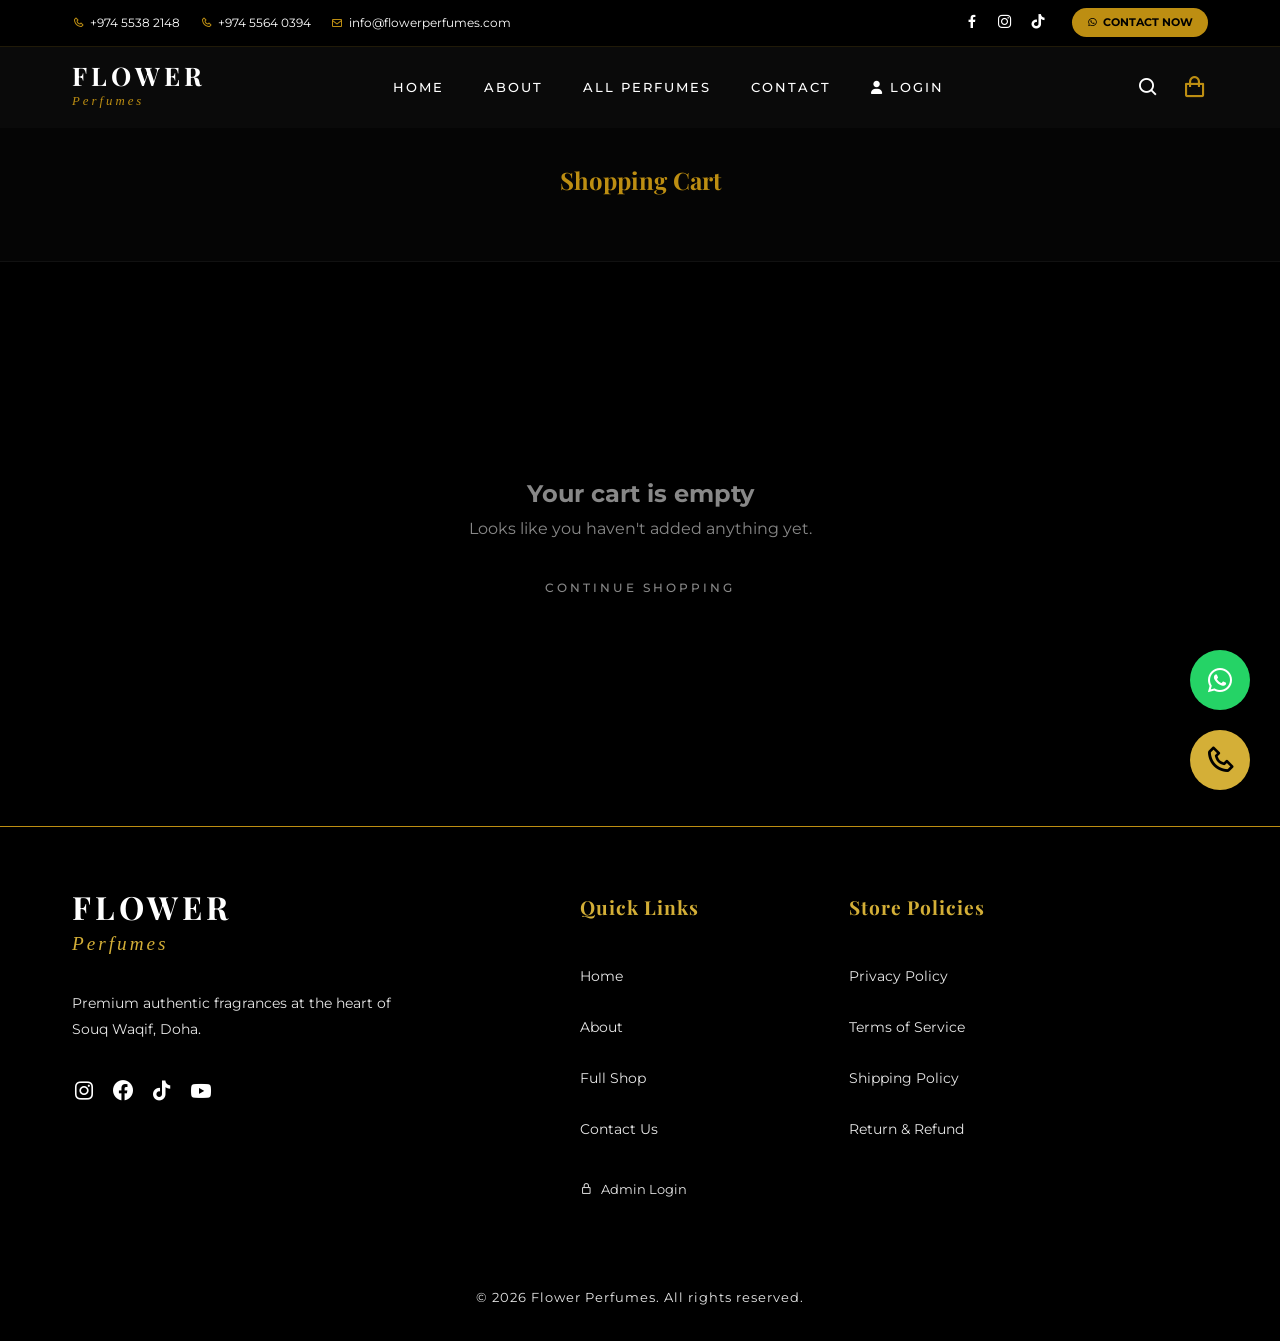
<file: cart.html>
<!DOCTYPE html>
<html lang="en">
<head>
    <meta charset="UTF-8">
    <meta name="viewport" content="width=device-width, initial-scale=1.0">
    <title>Your Cart | FLOWER Perfumes</title>
    <link href="https://fonts.googleapis.com/css2?family=Playfair+Display:ital,wght@0,400;0,700;1,400&family=Montserrat:wght@300;400;500;600&display=swap" rel="stylesheet">
    <link rel="stylesheet" href="https://cdnjs.cloudflare.com/ajax/libs/font-awesome/6.4.0/css/all.min.css">
    <link href='https://unpkg.com/boxicons@2.1.4/css/boxicons.min.css' rel='stylesheet'>
    <link rel="stylesheet" href="css/style.css?v=2.0">
    <script src="js/ui-loader.js?v=1.2" defer></script>
    <style>
        body { background: #000; color: #fff; }
        .page-header { padding: 160px 0 60px; text-align: center; background: #050505; color: #fff; border-bottom: 1px solid #111; }
        .page-header h1 { color: var(--gold); font-family: var(--font-display); margin: 0; }
        .cart-table { width: 100%; border-collapse: collapse; margin-bottom: 50px; }
        .cart-table th { text-transform: uppercase; font-size: 0.75rem; letter-spacing: 0.1em; color: var(--gold); border-bottom: 1px solid #222; padding-bottom: 15px; }
        .cart-table td { padding: 25px 0; border-bottom: 1px solid #111; color: #fff; }
        .cart-item-img { width: 100px; height: 100px; object-fit: contain; border-radius: 4px; background: #111; border: 1px solid #222; }
        .cart-flex { display: flex; align-items: center; gap: 20px; }
        .cart-item-title { font-size: 1.1rem; font-weight: 500; text-decoration: none; color: #fff; }
        .qty-input { width: 60px; padding: 10px; background: #111; border: 1px solid #333; color: #fff; border-radius: 2px; text-align: center; }
        .btn-remove { background: none; border: none; color: #666; cursor: pointer; font-size: 0.9rem; transition: 0.3s; }
        .btn-remove:hover { color: #ff4444; }
        .cart-summary { max-width: 400px; margin-left: auto; padding: 30px; border: 1px solid #222; border-radius: 8px; background: #0a0a0a; }
        .summary-row { display: flex; justify-content: space-between; margin-bottom: 15px; font-size: 1rem; color: #aaa; }
        .summary-total { font-weight: 700; font-size: 1.25rem; border-top: 1px solid #222; padding-top: 20px; color: var(--gold); margin-top: 20px;}
        .empty-cart { text-align: center; padding: 100px 0; color: #888; }
        .btn-checkout { background: var(--gold-gradient-rich) !important; color: #000 !important; font-weight: 700 !important; border: none; border-radius: 4px; padding: 15px; width: 100%; display: block; text-align: center; text-decoration: none; margin-top: 20px; }

        @media(max-width: 768px) {
            .page-header { padding: 180px 0 44px; }
            .cart-table thead { display: none; }
            .cart-table, .cart-table tbody, .cart-table tr, .cart-table td { display: block; width: 100%; }
            .cart-table tr { 
                margin-bottom: 25px; 
                padding: 15px; 
                background: #0a0a0a; 
                border: 1px solid #222; 
                border-radius: 8px; 
                box-shadow: 0 8px 22px rgba(0,0,0,0.2); 
            }
            .cart-table td { 
                border: none; 
                padding: 8px 0; 
                display: flex; 
                justify-content: space-between; 
                align-items: center; 
                font-size: 0.9rem;
                color: #fff;
            }
            .cart-table td:first-child { 
                flex-direction: column; 
                align-items: flex-start;
                padding-bottom: 15px;
                border-bottom: 1px solid #1d1d1d;
                margin-bottom: 10px;
            }
            .cart-table td::before { 
                content: attr(data-label); 
                font-weight: 600; 
                color: #a3a3a3; 
                text-transform: uppercase; 
                font-size: 0.7rem; 
            }
            .cart-table td:first-child::before { content: none; }
            .cart-item-img { width: 80px; height: 80px; }
            .cart-summary { margin: 30px 0; width: 100%; border-radius: 8px; }
        }
        @media(max-width: 480px) {
            .page-header { padding: 170px 0 36px; }
            .cart-flex { gap: 14px; }
            .qty-input { width: 54px; padding: 8px; }
        }
    </style>
</head>
<body>
    <div id="header-placeholder"></div>

    <section class="page-header">
        <div class="container">
            <h1>Shopping Cart</h1>
        </div>
    </section>

    <section class="section" style="min-height: 50vh;">
        <div class="container" id="cart-container">
            <!-- Rendered by JS -->
        </div>
    </section>

    <div id="footer-placeholder"></div>

    <script type="module" src="js/data.js"></script>
    <script type="module" src="js/cart.js"></script>
    <script type="module" src="js/auth.js"></script>
    <script src="js/script.js?v=1.2"></script>
    <script type="module">
        document.addEventListener('DOMContentLoaded', () => {
            if (window.renderCartPage) window.renderCartPage();
        });

        const renderCartPage = () => {
            const container = document.getElementById('cart-container');
            const cartItems = getCart();

            if (cartItems.length === 0) {
                container.innerHTML = `
                    <div class="empty-cart">
                        <h2>Your cart is empty</h2>
                        <p style="margin-bottom: 20px;">Looks like you haven't added anything yet.</p>
                        <a href="shop.html" class="btn btn-primary">Continue Shopping</a>
                    </div>
                `;
                return;
            }

            let subtotal = 0;
            let rowsHtml = '';

            cartItems.forEach(item => {
                const itemPrice = parseFloat(item.price) || 0;
                const itemQty = parseInt(item.quantity) || 0;
                const total = itemPrice * itemQty;
                subtotal += total;
                rowsHtml += `
                    <tr>
                        <td>
                            <div class="cart-flex">
                                <img src="${item.image || 'https://placehold.co/100'}" alt="${item.title || 'Product'}" class="cart-item-img">
                                <div>
                                    <h4 style="margin:0; font-family:'Inter', sans-serif;">${item.title || 'Product'}</h4>
                                </div>
                            </div>
                        </td>
                        <td data-label="Price">QR ${itemPrice.toLocaleString()}</td>
                        <td data-label="Quantity">
                            <input type="number" class="qty-input" value="${itemQty}" min="1" onchange="window.updateQty(${item.id}, this.value)">
                        </td>
                        <td data-label="Total" style="font-weight:600;">QR ${total.toLocaleString()}</td>
                        <td data-label="Remove">
                            <button class="btn-remove" onclick="window.removeItem(${item.id})"><i class='bx bx-x' style="font-size: 1.5rem;"></i></button>
                        </td>
                    </tr>
                `;
            });

            const tax = 0; // No tax for luxury perfumes here as requested in earlier sessions
            const grandTotal = subtotal + tax;

            container.innerHTML = `
                <div style="display: flex; justify-content: flex-end; margin-bottom: 20px;">
                    <button onclick="window.clearAllItems()" style="background: none; border: 1px solid #333; color: #fff; padding: 8px 15px; border-radius: 4px; cursor: pointer; transition: 0.3s; font-family: 'Inter', sans-serif; font-size: 0.85rem;"><i class='bx bx-trash' style="margin-right: 5px;"></i> Clear All Cart</button>
                </div>
                <table class="cart-table">
                    <thead>
                        <tr>
                            <th>Product</th>
                            <th>Price</th>
                            <th>Quantity</th>
                            <th>Total</th>
                            <th></th>
                        </tr>
                    </thead>
                    <tbody>
                        ${rowsHtml}
                    </tbody>
                </table>
                <div class="cart-summary">
                    <h3 style="color:var(--gold); margin-bottom:20px;">Order Summary</h3>
                    <div class="summary-row">
                        <span>Subtotal</span>
                        <span>QR ${subtotal}</span>
                    </div>
                    <div class="summary-row summary-total">
                        <span>Total</span>
                        <span>QR ${grandTotal}</span>
                    </div>
                    <a href="checkout.html" class="btn-checkout">Proceed to Checkout</a>
                </div>
            `;
        };

        window.renderCartPage = renderCartPage;

        window.updateQty = (id, val) => {
            if (window.updateCartQuantity) window.updateCartQuantity(id, parseInt(val));
            renderCartPage();
        };

        window.removeItem = (id) => {
            if (window.removeFromCart) window.removeFromCart(id);
            renderCartPage();
        };
        
        window.clearAllItems = () => {
            if (window.clearCart) window.clearCart();
            renderCartPage();
        };
    </script>
</body>
</html>
</file>
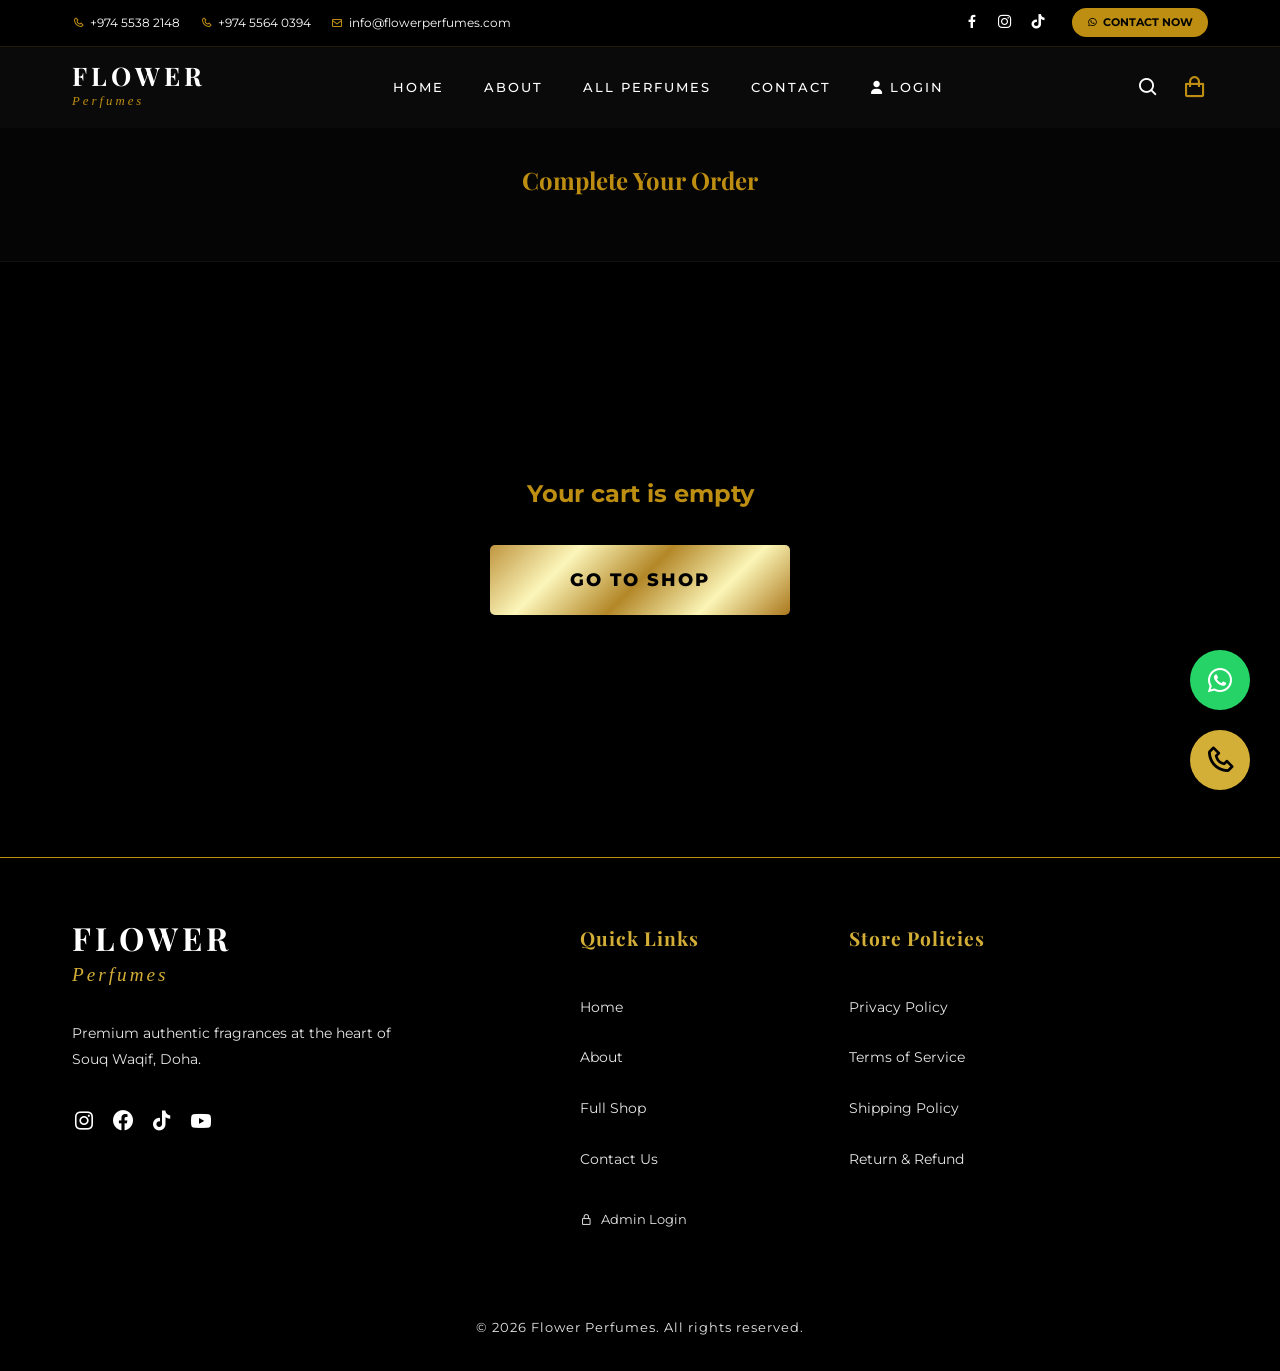
<file: checkout.html>
<!DOCTYPE html>
<html lang="en">
<head>
    <meta charset="UTF-8">
    <meta name="viewport" content="width=device-width, initial-scale=1.0">
    <title>Checkout | FLOWER Perfumes</title>
    <link href="https://fonts.googleapis.com/css2?family=Playfair+Display:ital,wght@0,400;0,700;1,400&family=Montserrat:wght@300;400;500;600&display=swap" rel="stylesheet">
    <link rel="stylesheet" href="https://cdnjs.cloudflare.com/ajax/libs/font-awesome/6.4.0/css/all.min.css">
    <link href='https://unpkg.com/boxicons@2.1.4/css/boxicons.min.css' rel='stylesheet'>
    <link rel="stylesheet" href="css/style.css?v=2.0">
    <script src="js/ui-loader.js?v=1.2" defer></script>
    <style>
        body { background: #000; color: #fff; }
        .page-header { padding: 160px 0 60px; text-align: center; background: #050505; color: #fff; border-bottom: 1px solid #111; }
        .page-header h1 { color: var(--gold); font-family: var(--font-display); margin: 0; }
        
        .checkout-grid { display: grid; grid-template-columns: 1.5fr 1fr; gap: 40px; margin-top: 40px; }
        .form-section { background: #0a0a0a; padding: 40px; border-radius: 12px; border: 1px solid #111; margin-bottom: 30px;}
        .form-section h2 { color: var(--gold); margin-bottom: 25px; font-family: var(--font-display); font-size: 1.8rem; border-bottom: 1px solid #222; padding-bottom: 15px; }
        
        .form-group { margin-bottom: 25px; }
        .form-row { display: flex; gap: 20px; }
        .form-row .form-group { flex: 1; }
        .form-group label { display: block; margin-bottom: 10px; font-weight: 500; color: #aaa; text-transform: uppercase; font-size: 0.8rem; letter-spacing: 1px; }
        .form-group input, .form-group textarea { width: 100%; padding: 15px; background: #111; border: 1px solid #222; border-radius: 5px; color: #fff; font-family: inherit; transition: 0.3s; }
        .form-group input:focus { border-color: var(--gold); outline: none; background: #151515; }
        
        .order-summary { background: #050505; padding: 40px; border-radius: 12px; border: 1px solid var(--gold-deep); position: sticky; top: 100px; }
        .summary-title { color: var(--gold); margin-bottom: 25px; font-family: var(--font-display); }
        .summary-item { display: flex; justify-content: space-between; margin-bottom: 20px; padding-bottom: 15px; border-bottom: 1px solid #111; }
        .total-row { font-size: 1.5rem; font-weight: 700; display: flex; justify-content: space-between; margin-top: 25px; color: var(--gold); }
        
        .btn-confirm { background: var(--gold-gradient-rich); color: #000; font-weight: 800; border: none; border-radius: 5px; padding: 20px; width: 100%; font-size: 1.1rem; cursor: pointer; text-transform: uppercase; letter-spacing: 2px; transition: 0.4s; margin-top: 30px; display: flex; align-items: center; justify-content: center; gap: 10px; }
        .btn-confirm:hover { transform: translateY(-3px); box-shadow: 0 10px 20px rgba(189, 142, 18, 0.3); }

        .success-overlay { position: fixed; top:0; left:0; right:0; bottom:0; background: rgba(0,0,0,0.9); display: flex; justify-content: center; align-items: center; z-index: 9999; opacity: 0; pointer-events: none; transition: 0.5s; }
        .success-box { background: #0a0a0a; padding: 60px; border-radius: 16px; text-align: center; max-width: 500px; border: 1px solid var(--gold); }
        .success-overlay.active { opacity: 1; pointer-events: all; }
        
        @media(max-width: 900px) {
            .page-header { padding: 180px 0 44px; }
            .checkout-grid { grid-template-columns: 1fr; }
            .form-row { flex-direction: column; gap: 0; }
            .order-summary { position: static; }
        }
        @media(max-width: 768px) {
            .form-section,
            .order-summary {
                padding: 24px;
            }

            .form-section h2 {
                font-size: 1.45rem;
            }

            .btn-confirm {
                padding: 16px;
                font-size: 0.95rem;
                letter-spacing: 1px;
            }

            .success-box {
                width: calc(100% - 32px);
                padding: 34px 22px;
            }
        }
        @media(max-width: 480px) {
            .page-header { padding: 170px 0 36px; }
            .form-section,
            .order-summary {
                padding: 18px;
                border-radius: 10px;
            }

            .success-box h2 {
                font-size: 2rem !important;
            }
        }
    </style>
</head>
<body>
    <div id="header-placeholder"></div>

    <section class="page-header">
        <div class="container">
            <h1>Complete Your Order</h1>
        </div>
    </section>

    <section class="section">
        <div class="container">
            <div id="checkout-root">
                <div class="checkout-grid">
                    <!-- Shipping Form -->
                    <div class="checkout-forms">
                        <div class="form-section">
                            <h2>Delivery Details</h2>
                            <form id="checkout-form">
                                <div class="form-group">
                                    <label>Full Name</label>
                                    <input type="text" id="cust-name" required placeholder="Enter your full name">
                                </div>
                                <div class="form-row">
                                    <div class="form-group">
                                        <label>Email Address</label>
                                        <input type="email" id="cust-email" required placeholder="your@email.com">
                                    </div>
                                    <div class="form-group">
                                        <label>Phone Number (WhatsApp)</label>
                                        <input type="tel" id="cust-phone" required placeholder="+974 XXXX XXXX">
                                    </div>
                                </div>
                                <div class="form-group">
                                    <label>Delivery Address</label>
                                    <textarea id="cust-address" required placeholder="Building No, Street, Area / Zone" rows="3"></textarea>
                                </div>
                                <div class="form-row">
                                    <div class="form-group">
                                        <label>City / Area</label>
                                        <input type="text" id="cust-city" required placeholder="e.g. Doha, Lusail, Al Wakrah">
                                    </div>
                                    <div class="form-group">
                                        <label>Notes (Optional)</label>
                                        <input type="text" id="cust-notes" placeholder="Special delivery instructions">
                                    </div>
                                </div>
                                
                                <button type="submit" class="btn-confirm">
                                    <i class="fab fa-whatsapp"></i> Confirm via WhatsApp
                                </button>
                            </form>
                        </div>
                    </div>

                    <!-- Summary -->
                    <div class="order-summary" id="order-summary-box">
                        <!-- Rendered via JS -->
                    </div>
                </div>
            </div>
        </div>
    </section>

    <!-- Success Overlay -->
    <div class="success-overlay" id="success-overlay">
        <div class="success-box">
            <i class="fas fa-check-circle" style="color: var(--gold); font-size: 80px; margin-bottom: 30px;"></i>
            <h2 style="color: #fff; font-family: var(--font-display); font-size: 2.5rem; margin-bottom: 20px;">Order Sent!</h2>
            <p style="color: #aaa; margin-bottom: 40px; font-size: 1.1rem;">Thank you for choosing FLOWER Perfumes. We are now processing your order on WhatsApp.</p>
            <a href="index.html" class="btn-confirm" style="text-decoration: none;">Return to Gallery</a>
        </div>
    </div>

    <div id="footer-placeholder"></div>

    <script type="module" src="js/data.js"></script>
    <script type="module" src="js/cart.js"></script>
    <script type="module">
        document.addEventListener('DOMContentLoaded', () => {
            renderCheckoutSummary();
            
            document.getElementById('checkout-form').addEventListener('submit', handleCheckout);
        });

        function renderCheckoutSummary() {
            const summaryBox = document.getElementById('order-summary-box');
            const cartItems = window.getCart ? window.getCart() : [];
            
            if (cartItems.length === 0) {
                document.getElementById('checkout-root').innerHTML = `
                    <div style="text-align:center; padding: 100px 0;">
                        <h2 style="color:var(--gold);">Your cart is empty</h2>
                        <a href="shop.html" class="btn-confirm" style="max-width:300px; margin: 30px auto; text-decoration:none;">Go to Shop</a>
                    </div>
                `;
                return;
            }

            let subtotal = 0;
            let itemsHtml = '<h2 class="summary-title">Order Summary</h2>';

            cartItems.forEach(item => {
                const total = parseFloat(item.price) * parseInt(item.quantity);
                subtotal += total;
                itemsHtml += `
                    <div class="summary-item">
                        <div style="display:flex; gap:15px; align-items:center;">
                            <img src="${item.image}" style="width:50px; height:50px; object-fit:cover; border-radius:5px; border:1px solid #222;">
                            <div>
                                <p style="margin:0; font-weight:600; font-size:0.9rem;">${item.title}</p>
                                <p style="margin:0; color:#888; font-size:0.8rem;">${item.quantity} x QR ${item.price}</p>
                            </div>
                        </div>
                        <div style="display:flex; align-items:center; gap:15px;">
                            <span style="font-weight:600;">QR ${total}</span>
                            <button onclick="window.removeCheckoutItem(${item.id})" style="background:none; border:none; color:#ff4444; cursor:pointer; font-size:1.3rem; padding:0;"><i class='bx bx-x'></i></button>
                        </div>
                    </div>
                `;
            });

            itemsHtml += `
                <div class="summary-item" style="border:none; margin-top:20px;">
                    <span style="color:#888;">Delivery</span>
                    <span style="color:var(--gold); font-weight:600;">FREE</span>
                </div>
                <div class="total-row">
                    <span>Total Bill</span>
                    <span>QR ${subtotal}</span>
                </div>
                <p style="color:#666; font-size:0.8rem; margin-top:20px; text-align:center;">Prices include VAT where applicable.</p>
            `;

            summaryBox.innerHTML = itemsHtml;
        }

        async function handleCheckout(e) {
            e.preventDefault();
            
            const name = document.getElementById('cust-name').value;
            const email = document.getElementById('cust-email').value;
            const phone = document.getElementById('cust-phone').value;
            const address = document.getElementById('cust-address').value;
            const city = document.getElementById('cust-city').value;
            const notes = document.getElementById('cust-notes').value;

            const cartItems = window.getCart ? window.getCart() : [];
            let total = 0;
            const itemsString = cartItems.map(item => {
                const itemTotal = parseFloat(item.price) * parseInt(item.quantity);
                total += itemTotal;
                return `� ${item.title} (${item.quantity}x) - QR ${itemTotal}`;
            }).join('%0A');

            const message = `? *NEW ORDER - FLOWER PERFUMES* ?%0A%0A` +
                            `?? *Customer:* ${name}%0A` +
                            `?? *Phone:* ${phone}%0A` +
                            `?? *Email:* ${email}%0A` +
                            `?? *Address:* ${address}, ${city}%0A` +
                            (notes ? `?? *Notes:* ${notes}%0A` : '') +
                            `%0A?? *Items Ordered:*%0A${itemsString}%0A%0A` +
                            `?? *Total Amount:* QR ${total}%0A%0A` +
                            `Please confirm my order and share the delivery timeline. Thank you!`;

            const whatsappUrl = `https://wa.me/97455382148?text=${message}`;

            // Show success overlay
            document.getElementById('success-overlay').classList.add('active');

            // Clear cart
            localStorage.removeItem('cartItems');
            if (window.updateCartBadge) window.updateCartBadge();

            // Redirect to WhatsApp after short delay
            setTimeout(() => {
                window.open(whatsappUrl, '_blank');
            }, 1500);
        }

        window.removeCheckoutItem = (id) => {
            if (window.removeFromCart) window.removeFromCart(id);
            renderCheckoutSummary();
        };
    </script>
    <script type="module" src="js/auth.js"></script>
</body>
</html>
</file>
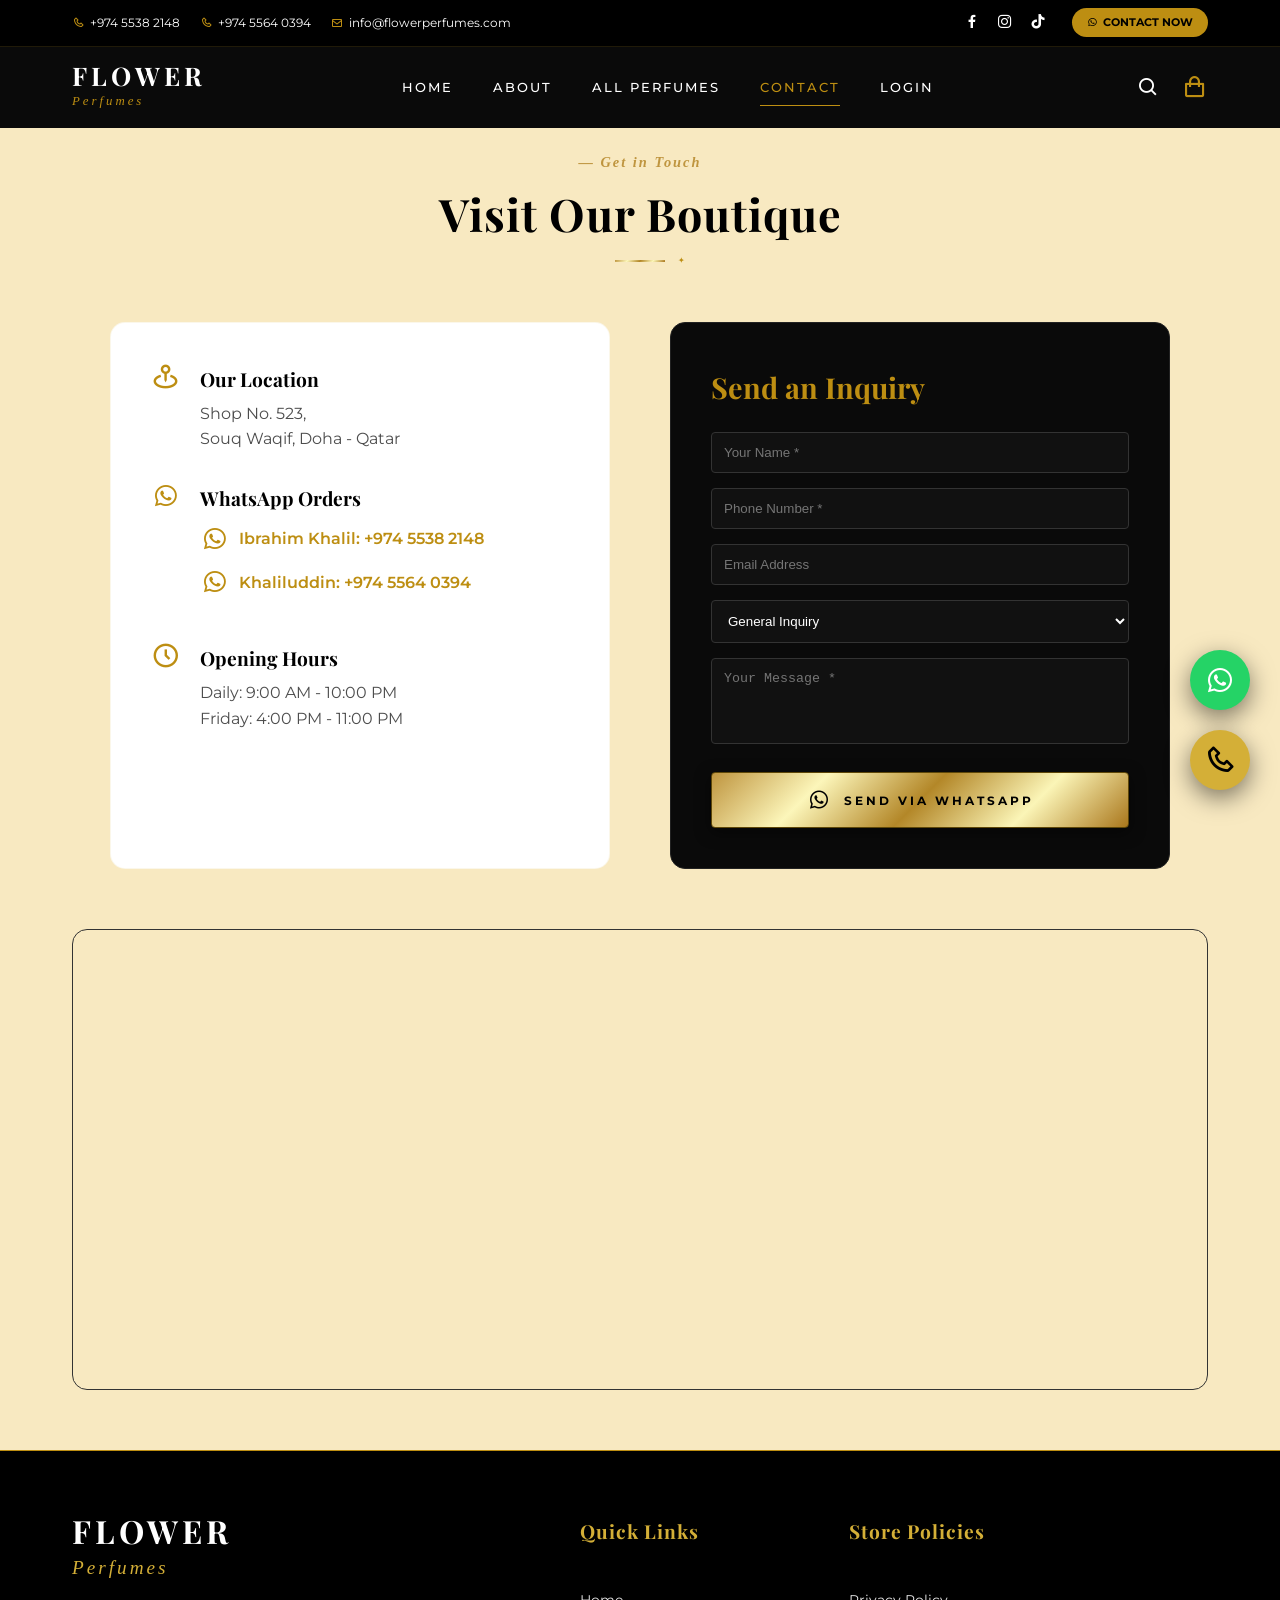
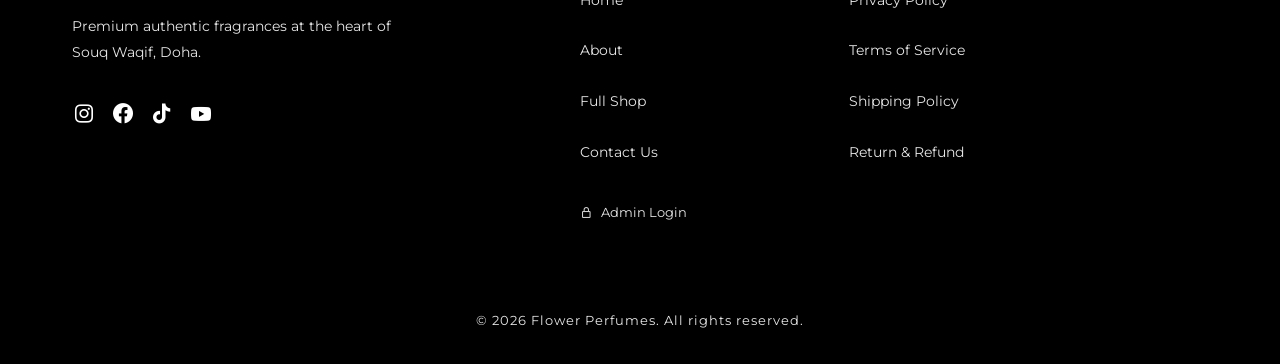
<file: contact.html>
﻿<!DOCTYPE html>
<html lang="en">
<head>
    <meta charset="UTF-8">
    <meta name="viewport" content="width=device-width, initial-scale=1.0">
    <title>Contact Us | FLOWER Perfumes</title>
    <link href='https://unpkg.com/boxicons@2.1.4/css/boxicons.min.css' rel='stylesheet'>
    <link href="https://fonts.googleapis.com/css2?family=Playfair+Display:ital,wght@0,700;1,700&family=Montserrat:wght@400;500;600&display=swap" rel="stylesheet">
    <link rel="stylesheet" href="css/style.css">
    <script src="js/ui-loader.js" defer></script>
    <style>
        .contact-page { padding-top: 150px; background: var(--bg-primary); min-height: 100vh; }
        .contact-grid { display: grid; grid-template-columns: 1fr; gap: 60px; max-width: 1100px; margin: 0 auto; padding: 0 20px; }
        @media (min-width: 768px) { .contact-grid { grid-template-columns: 1fr 1fr; } }
        
        .contact-info-card { background: var(--bg-card); padding: 40px; border-radius: 15px; border: 1px solid rgba(212,175,55,0.1); }
        .info-item { display: flex; gap: 20px; margin-bottom: 30px; }
        .info-item i { font-size: 1.8rem; color: var(--gold); }
        .info-item h4 { margin: 0 0 5px 0; color: var(--text-primary); font-family: var(--font-display); font-size: 1.2rem; }
        .info-item p { margin: 0; color: var(--text-muted); font-size: 1rem; line-height: 1.6; }
        .wa-list { list-style: none; padding: 0; margin-top: 10px; }
        .wa-list li { margin-bottom: 15px; }
        .wa-list a { color: var(--gold); text-decoration: none; display: flex; align-items: center; gap: 10px; font-weight: 600; }
        @media (max-width: 768px) {
            .contact-page { padding-top: 125px; }
            .contact-grid { gap: 28px; padding: 0 16px; }
            .contact-info-card,
            .contact-form-card { padding: 24px !important; }
        }
        @media (max-width: 480px) {
            .contact-page { padding-top: 112px; }
            .info-item { gap: 14px; }
        }
    </style>
</head>
<body>

    <div id="header-placeholder"></div>

    <div class="contact-page">
        <div class="container text-center" style="margin-bottom:60px;">
            <span class="section-label">— Get in Touch</span>
            <h1 class="section-title">Visit Our Boutique</h1>
            <div class="gold-divider center"></div>
        </div>

        <div class="contact-grid">
            <div class="contact-info-card">
                <div class="info-item">
                    <i class='bx bx-map-pin'></i>
                    <div>
                        <h4>Our Location</h4>
                        <p>Shop No. 523,<br>Souq Waqif, Doha - Qatar</p>
                    </div>
                </div>
                <div class="info-item">
                    <i class='bx bxl-whatsapp'></i>
                    <div>
                        <h4>WhatsApp Orders</h4>
                        <ul class="wa-list">
                            <li><a href="https://wa.me/97455382148"><i class='bx bxl-whatsapp'></i> Ibrahim Khalil: +974 5538 2148</a></li>
                            <li><a href="https://wa.me/97455640394"><i class='bx bxl-whatsapp'></i> Khaliluddin: +974 5564 0394</a></li>
                        </ul>
                    </div>
                </div>
                <div class="info-item">
                    <i class='bx bx-time-five'></i>
                    <div>
                        <h4>Opening Hours</h4>
                        <p>Daily: 9:00 AM - 10:00 PM<br>Friday: 4:00 PM - 11:00 PM</p>
                    </div>
                </div>
            </div>

            <div class="contact-form-card" style="background: #0a0a0a; padding: 40px; border-radius: 15px; border: 1px solid #222;">
                <h3 style="color: var(--gold); font-family: var(--font-display); margin-top:0; font-size: 1.8rem; margin-bottom: 20px;">Send an Inquiry</h3>
                <form id="wa-contact-form" onsubmit="sendWhatsAppMsg(event)">
                    <div style="margin-bottom: 15px;">
                        <input type="text" id="wa-name" placeholder="Your Name *" required style="width: 100%; padding: 12px; background: #111; border: 1px solid #333; color: #fff; border-radius: 4px; outline: none; transition: 0.3s;" onfocus="this.style.borderColor='var(--gold)'" onblur="this.style.borderColor='#333'">
                    </div>
                    <div style="margin-bottom: 15px;">
                        <input type="tel" id="wa-phone" placeholder="Phone Number *" required style="width: 100%; padding: 12px; background: #111; border: 1px solid #333; color: #fff; border-radius: 4px; outline: none; transition: 0.3s;" onfocus="this.style.borderColor='var(--gold)'" onblur="this.style.borderColor='#333'">
                    </div>
                    <div style="margin-bottom: 15px;">
                        <input type="email" id="wa-email" placeholder="Email Address" style="width: 100%; padding: 12px; background: #111; border: 1px solid #333; color: #fff; border-radius: 4px; outline: none; transition: 0.3s;" onfocus="this.style.borderColor='var(--gold)'" onblur="this.style.borderColor='#333'">
                    </div>
                    <div style="margin-bottom: 15px;">
                        <select id="wa-perfume" style="width: 100%; padding: 12px; background: #111; border: 1px solid #333; color: #fff; border-radius: 4px; outline: none; cursor: pointer; transition: 0.3s;" onfocus="this.style.borderColor='var(--gold)'" onblur="this.style.borderColor='#333'">
                            <option value="General Inquiry">General Inquiry</option>
                            <option value="MIDNIGHT OUD">Inquiry: MIDNIGHT OUD</option>
                            <option value="ROSE ELEGANCE">Inquiry: ROSE ELEGANCE</option>
                            <option value="MILKY WAY">Inquiry: MILKY WAY</option>
                            <option value="HAUTE TOBACCO">Inquiry: HAUTE TOBACCO</option>
                            <option value="Wholesale">Wholesale / Bulk Order</option>
                        </select>
                    </div>
                    <div style="margin-bottom: 20px;">
                        <textarea id="wa-message" placeholder="Your Message *" required rows="4" style="width: 100%; padding: 12px; background: #111; border: 1px solid #333; color: #fff; border-radius: 4px; outline: none; resize: none; transition: 0.3s;" onfocus="this.style.borderColor='var(--gold)'" onblur="this.style.borderColor='#333'"></textarea>
                    </div>
                    <button type="submit" class="btn btn-gold" style="width: 100%; padding: 15px; font-weight: 700; border: none; cursor: pointer; border-radius: 4px; display: flex; justify-content: center; align-items: center; gap: 10px;">
                        <i class='bx bxl-whatsapp' style="font-size: 1.5rem;"></i> Send via WhatsApp
                    </button>
                </form>
            </div>
        </div>

        <div class="container" style="margin-top: 60px; margin-bottom: 60px;">
            <div class="contact-map" style="width: 100%; border-radius: 15px; overflow: hidden; border: 1px solid #333;">
                <iframe src="https://www.google.com/maps/embed?pb=!1m18!1m12!1m3!1d1803.71458!2d51.5298813!3d25.28905!2m3!1f0!2f0!3f0!3m2!1i1024!2i768!4f13.1!3m3!1m2!1s0x3e45c5339d67711d%3A0x7d6f5f3e97034cf5!2sSouq%20Waqif!5e0!3m2!1sen!2sqa!4v1713600000000!5m2!1sen!2sqa" width="100%" height="450" style="border:0;" allowfullscreen="" loading="lazy"></iframe>
            </div>
        </div>
    </div>

    <div id="footer-placeholder"></div>

    <script type="module" src="js/cart.js"></script>
    <script src="js/script.js"></script>
    <script>
        function sendWhatsAppMsg(e) {
            e.preventDefault();
            const name = document.getElementById('wa-name').value;
            const phone = document.getElementById('wa-phone').value;
            const email = document.getElementById('wa-email').value;
            const perfume = document.getElementById('wa-perfume').value;
            const msg = document.getElementById('wa-message').value;

            const text = `✨ *NEW INQUIRY - FLOWER PERFUMES* ✨%0A%0A` +
                         `👤 *Name:* ${name}%0A` +
                         `📞 *Phone:* ${phone}%0A` +
                         (email ? `📧 *Email:* ${email}%0A` : '') +
                         `🏷️ *Topic:* ${perfume}%0A%0A` +
                         `💬 *Message:*%0A${msg}`;

            window.open(`https://wa.me/97455382148?text=${text}`, '_blank');
        }
    </script>
    <script type="module" src="js/auth.js"></script>
</body>
</html>
</file>
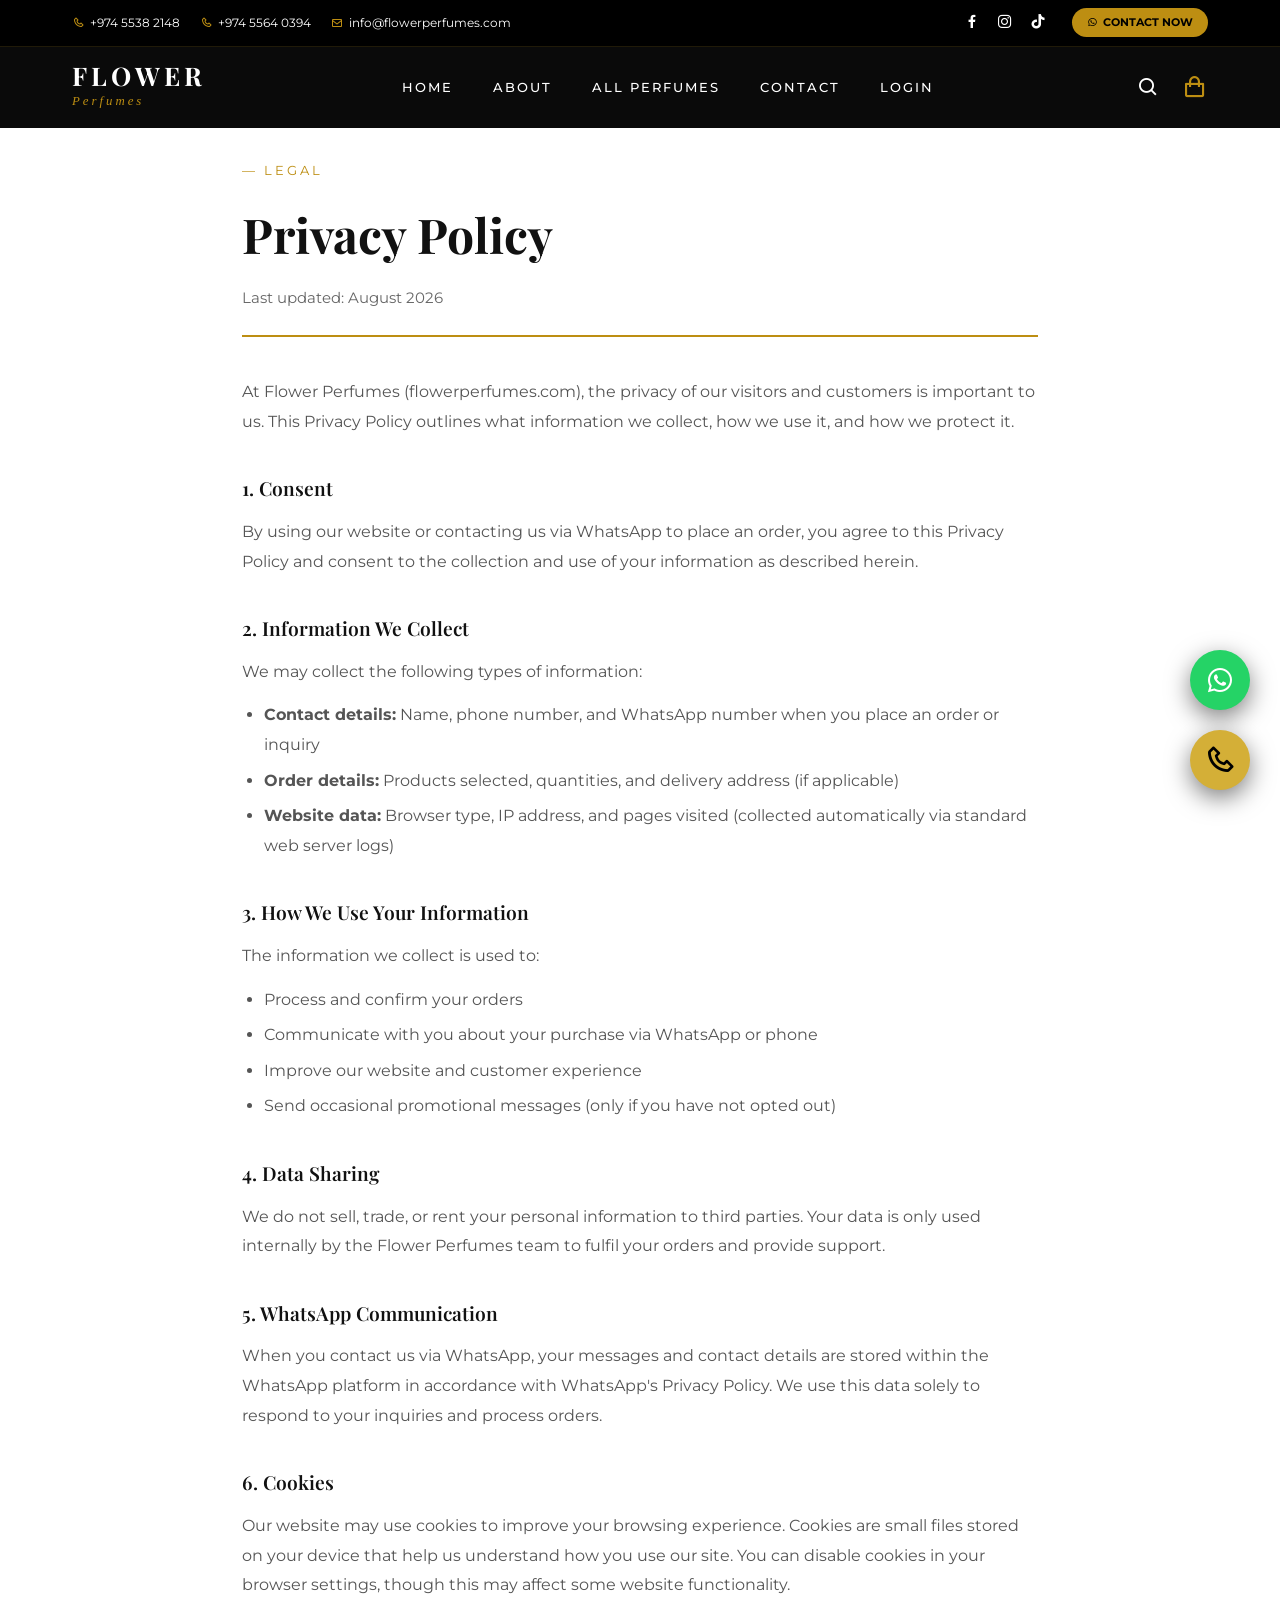
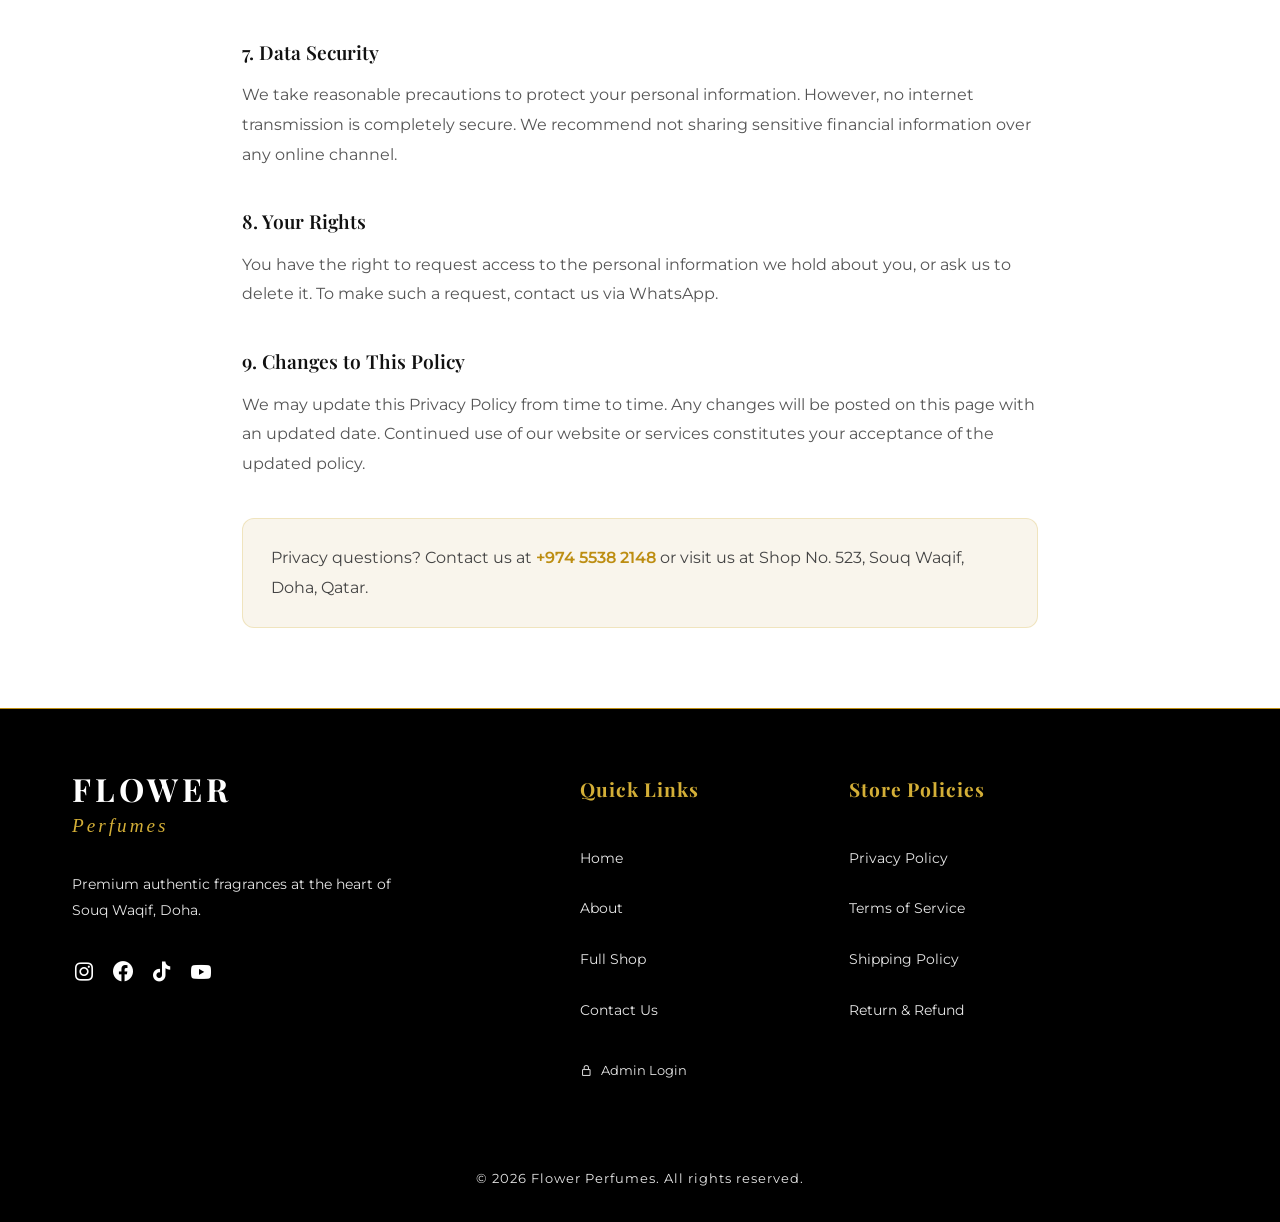
<file: privacy-policy.html>
<!DOCTYPE html>
<html lang="en">
<head>
    <meta charset="UTF-8">
    <meta name="viewport" content="width=device-width, initial-scale=1.0">
    <title>Privacy Policy | FLOWER Perfumes</title>
    <meta name="description" content="Privacy Policy for Flower Perfumes, Shop 523, Souq Waqif, Doha - Qatar.">
    <link href="https://fonts.googleapis.com/css2?family=Playfair+Display:wght@400;700&family=Montserrat:wght@300;400;500;600&display=swap" rel="stylesheet">
    <link href='https://unpkg.com/boxicons@2.1.4/css/boxicons.min.css' rel='stylesheet'>
    <link rel="stylesheet" href="css/style.css">
    <script src="js/ui-loader.js" defer></script>
    <style>
        .policy-page {
            padding: 160px 0 80px;
            background: #fff;
            min-height: 100vh;
        }
        .policy-wrap {
            max-width: 860px;
            margin: 0 auto;
        }
        .policy-header {
            margin-bottom: 40px;
            border-bottom: 2px solid var(--gold);
            padding-bottom: 24px;
        }
        .policy-label {
            display: block;
            font-size: 0.8rem;
            letter-spacing: 3px;
            text-transform: uppercase;
            color: var(--gold);
            margin-bottom: 12px;
        }
        .policy-header h1 {
            font-family: 'Playfair Display', serif;
            font-size: clamp(2rem, 5vw, 3rem);
            color: #111;
            font-weight: 700;
            margin-bottom: 10px;
        }
        .policy-header p {
            color: #666;
            font-size: 0.95rem;
        }
        .policy-body h3 {
            font-family: 'Playfair Display', serif;
            font-size: 1.2rem;
            color: #111;
            margin: 36px 0 12px;
            font-weight: 600;
        }
        .policy-body p {
            color: #555;
            line-height: 1.85;
            margin-bottom: 14px;
            font-size: 1rem;
        }
        .policy-body ul {
            list-style: disc;
            padding-left: 22px;
            color: #555;
            font-size: 1rem;
            line-height: 1.85;
            margin-bottom: 14px;
        }
        .policy-body ul li { margin-bottom: 6px; }
        .policy-contact-box {
            background: #f9f5ec;
            border: 1px solid rgba(212, 175, 55, 0.25);
            border-radius: 12px;
            padding: 24px 28px;
            margin-top: 40px;
        }
        .policy-contact-box p { margin: 0; color: #444; }
        .policy-contact-box a { color: var(--gold); font-weight: 600; }
        @media (max-width: 768px) {
            .policy-page { padding: 140px 0 60px; }
        }
        @media (max-width: 480px) {
            .policy-page { padding: 120px 0 48px; }
        }
    </style>
</head>
<body>
    <div id="header-placeholder"></div>

    <div class="policy-page">
        <div class="container policy-wrap">
            <div class="policy-header">
                <span class="policy-label">— Legal</span>
                <h1>Privacy Policy</h1>
                <p>Last updated: August 2026</p>
            </div>
            <div class="policy-body">
                <p>At Flower Perfumes (<a href="index.html">flowerperfumes.com</a>), the privacy of our visitors and customers is important to us. This Privacy Policy outlines what information we collect, how we use it, and how we protect it.</p>

                <h3>1. Consent</h3>
                <p>By using our website or contacting us via WhatsApp to place an order, you agree to this Privacy Policy and consent to the collection and use of your information as described herein.</p>

                <h3>2. Information We Collect</h3>
                <p>We may collect the following types of information:</p>
                <ul>
                    <li><strong>Contact details:</strong> Name, phone number, and WhatsApp number when you place an order or inquiry</li>
                    <li><strong>Order details:</strong> Products selected, quantities, and delivery address (if applicable)</li>
                    <li><strong>Website data:</strong> Browser type, IP address, and pages visited (collected automatically via standard web server logs)</li>
                </ul>

                <h3>3. How We Use Your Information</h3>
                <p>The information we collect is used to:</p>
                <ul>
                    <li>Process and confirm your orders</li>
                    <li>Communicate with you about your purchase via WhatsApp or phone</li>
                    <li>Improve our website and customer experience</li>
                    <li>Send occasional promotional messages (only if you have not opted out)</li>
                </ul>

                <h3>4. Data Sharing</h3>
                <p>We do not sell, trade, or rent your personal information to third parties. Your data is only used internally by the Flower Perfumes team to fulfil your orders and provide support.</p>

                <h3>5. WhatsApp Communication</h3>
                <p>When you contact us via WhatsApp, your messages and contact details are stored within the WhatsApp platform in accordance with <a href="https://www.whatsapp.com/legal/privacy-policy" target="_blank" rel="noopener">WhatsApp's Privacy Policy</a>. We use this data solely to respond to your inquiries and process orders.</p>

                <h3>6. Cookies</h3>
                <p>Our website may use cookies to improve your browsing experience. Cookies are small files stored on your device that help us understand how you use our site. You can disable cookies in your browser settings, though this may affect some website functionality.</p>

                <h3>7. Data Security</h3>
                <p>We take reasonable precautions to protect your personal information. However, no internet transmission is completely secure. We recommend not sharing sensitive financial information over any online channel.</p>

                <h3>8. Your Rights</h3>
                <p>You have the right to request access to the personal information we hold about you, or ask us to delete it. To make such a request, contact us via WhatsApp.</p>

                <h3>9. Changes to This Policy</h3>
                <p>We may update this Privacy Policy from time to time. Any changes will be posted on this page with an updated date. Continued use of our website or services constitutes your acceptance of the updated policy.</p>

                <div class="policy-contact-box">
                    <p>Privacy questions? Contact us at <a href="https://wa.me/97455382148">+974 5538 2148</a> or visit us at Shop No. 523, Souq Waqif, Doha, Qatar.</p>
                </div>
            </div>
        </div>
    </div>

    <div id="footer-placeholder"></div>

    <script type="module" src="js/data.js"></script>
    <script type="module" src="js/cart.js"></script>
    <script type="module" src="js/auth.js"></script>
    <script src="js/script.js"></script>
</body>
</html>
</file>
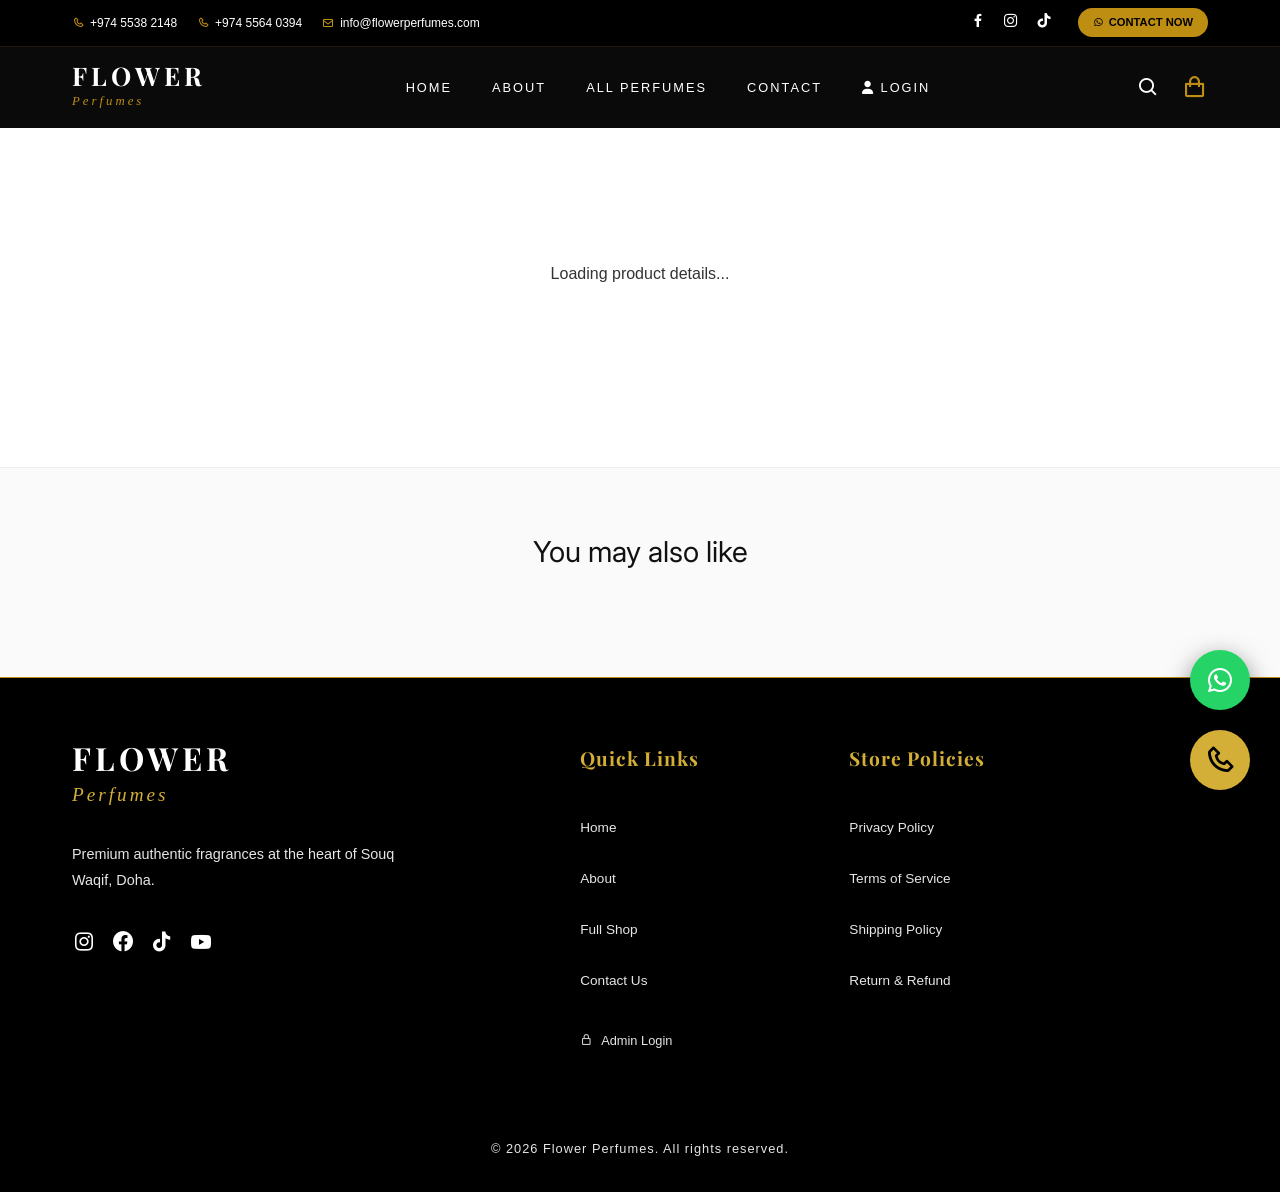
<file: product-detail.html>
<!DOCTYPE html>
<html lang="en">
<head>
    <meta charset="UTF-8">
    <meta name="viewport" content="width=device-width, initial-scale=1.0">
    <title>Product Details | FLOWER Perfumes</title>
    <link href="https://fonts.googleapis.com/css2?family=Inter:wght@300;400;500;600&family=Playfair+Display:wght@600;700&display=swap" rel="stylesheet">
    <link rel="stylesheet" href="https://cdnjs.cloudflare.com/ajax/libs/font-awesome/6.4.0/css/all.min.css">
    <link href='https://unpkg.com/boxicons@2.1.4/css/boxicons.min.css' rel='stylesheet'>
    <link rel="stylesheet" href="css/style.css?v=2.0">
    <script src="js/ui-loader.js?v=1.2" defer></script>
    <style>
        /* Classic Shopify-style Layout Override */
        body { background: #fff !important; color: #333 !important; }
        
        /* Force Header to stay dark if needed, but page body is white */
        .product-detail-section { padding: 160px 0 80px; background: #fff; }
        
        .pd-grid { display: grid; grid-template-columns: 1fr 1fr; gap: 60px; max-width: 1200px; margin: 0 auto; align-items: start; }
        
        .pd-left { display: flex; flex-direction: column; gap: 20px; }
        .pd-main-img { width: 100%; border-radius: 8px; border: 1px solid #eee; overflow: hidden; background: #fafafa; }
        .pd-main-img img { width: 100%; height: auto; object-fit: contain; }
        
        .pd-thumbs { display: flex; gap: 10px; }
        .pd-thumb { width: 80px; height: 80px; border: 1px solid #eee; border-radius: 4px; cursor: pointer; opacity: 0.6; transition: 0.3s; background: #fafafa; }
        .pd-thumb.active, .pd-thumb:hover { opacity: 1; border-color: #333; }
        .pd-thumb img { width: 100%; height: 100%; object-fit: contain; padding: 5px; }

        .pd-right { padding-top: 20px; }
        .pd-vendor { font-family: 'Inter', sans-serif; font-size: 0.8rem; color: #888; text-transform: uppercase; letter-spacing: 2px; margin-bottom: 10px; }
        .pd-title { font-family: 'Inter', sans-serif; font-size: 2.5rem; font-weight: 400; color: #111; margin-bottom: 15px; line-height: 1.2; }
        
        .pd-price-row { display: flex; align-items: center; gap: 15px; margin-bottom: 10px; }
        .pd-price-old { font-size: 1.2rem; color: #888; text-decoration: line-through; }
        .pd-price-current { font-size: 1.5rem; color: #111; font-weight: 500; }
        .pd-sale-badge { background: #f4f4f4; border: 1px solid #eee; padding: 3px 10px; border-radius: 20px; font-size: 0.75rem; color: #555; }
        
        .pd-shipping { font-size: 0.85rem; color: #666; margin-bottom: 30px; }
        .pd-shipping span { text-decoration: underline; cursor: pointer; }

        .pd-qty-label { font-size: 0.9rem; color: #333; margin-bottom: 10px; display: block; }
        .pd-qty-stepper { display: inline-flex; border: 1px solid #ddd; border-radius: 4px; margin-bottom: 30px; }
        .pd-qty-stepper button { background: none; border: none; padding: 10px 15px; font-size: 1.2rem; color: #555; cursor: pointer; }
        .pd-qty-stepper input { width: 50px; border: none; text-align: center; font-size: 1rem; color: #333; font-family: 'Inter', sans-serif; pointer-events: none; }
        
        .pd-actions { display: flex; flex-direction: column; gap: 15px; margin-bottom: 40px; }
        .btn-add-cart { background: #fff; border: 1px solid #111; color: #111; padding: 15px; font-size: 1rem; cursor: pointer; transition: 0.3s; text-transform: none; border-radius: 4px; }
        .btn-add-cart:hover { border-width: 2px; }
        .btn-buy-now { background: #111; border: 1px solid #111; color: #fff; padding: 15px; font-size: 1rem; cursor: pointer; transition: 0.3s; text-transform: none; border-radius: 4px; }
        .btn-buy-now:hover { background: #000; }

        .pd-desc { font-family: 'Inter', sans-serif; font-size: 0.95rem; color: #555; line-height: 1.6; margin-bottom: 30px; }
        
        .pd-features h3 { font-size: 1.1rem; color: #111; margin-bottom: 15px; font-weight: 500; }
        .pd-features ul { list-style: disc; padding-left: 20px; color: #555; font-size: 0.95rem; }
        .pd-features li { margin-bottom: 8px; line-height: 1.5; }

        @media(max-width: 900px) {
            .pd-grid { grid-template-columns: 1fr; gap: 40px; }
            .pd-title { font-size: 2rem; }
        }
        @media(max-width: 768px) {
            .product-detail-section { padding: 180px 0 56px; }
            .pd-grid { gap: 28px; }
            .pd-right { padding-top: 0; }
            .pd-title { font-size: 1.8rem; }
            .pd-price-row { flex-wrap: wrap; }
            #related-products { grid-template-columns: repeat(2, minmax(0, 1fr)) !important; }
        }
        @media(max-width: 480px) {
            .product-detail-section { padding: 170px 0 48px; }
            .pd-title { font-size: 1.55rem; }
            .pd-actions button { font-size: 0.95rem; }
            #related-products { grid-template-columns: 1fr !important; }
        }
    </style>
</head>
<body>
    <div id="header-placeholder"></div>

    <section class="product-detail-section" id="product-root">
        <div class="container text-center" style="padding: 100px 0;">
            Loading product details...
        </div>
    </section>

    <!-- Trending Row -->
    <section class="section" style="background: #fafafa; border-top: 1px solid #eee; padding: 60px 0;">
        <div class="container">
            <h2 style="font-family: 'Inter', sans-serif; font-weight: 400; font-size: 1.8rem; color: #111; margin-bottom: 40px; text-align: center;">You may also like</h2>
            <div id="related-products" class="trending-grid" style="display: grid; grid-template-columns: repeat(4, 1fr); gap: 20px;">
                <!-- Related products injected here -->
            </div>
        </div>
    </section>

    <div id="footer-placeholder"></div>

    <script type="module" src="js/data.js"></script>
    <script type="module" src="js/cart.js"></script>
    <script src="js/script.js?v=1.2"></script>
    <script>
        // ---- Product Detail Page Script ----
        // Uses non-module script so window.renderProductDetails is available immediately

        var _pdRetries = 0;
        function renderDetails() {
            const urlParams = new URLSearchParams(window.location.search);
            const id = urlParams.get('id');
            const root = document.getElementById('product-root');

            const p = window.getProductById ? window.getProductById(id) : null;

            if (!p) {
                _pdRetries++;
                if (_pdRetries < 20) {
                    setTimeout(renderDetails, 400);
                } else {
                    root.innerHTML = `<div class="container text-center" style="padding:100px 0;color:#333;"><h2>Product not found</h2><p style="color:#888;margin:12px 0;">ID: ${id || 'none'}</p><a href="shop.html" style="display:inline-block;margin-top:16px;padding:12px 28px;background:#111;color:#fff;text-decoration:none;border-radius:4px;">? Back to Shop</a></div>`;
                }
                return;
            }

            document.title = `${p.title_en} | FLOWER Perfumes`;

            const brand = p.title_en.includes(' - ') ? p.title_en.split(' - ')[0].trim() : 'FLOWER PERFUMES';
            const namePart = p.title_en.includes(' - ') ? p.title_en.split(' - ')[1].trim() : p.title_en;
            const oldPrice = p.oldPrice || Math.round(parseFloat(p.price) * 1.22);

            root.innerHTML = `
            <div class="container">
                <div class="pd-grid">
                    <div class="pd-left">
                        <div class="pd-main-img">
                            <img src="${p.image}" id="main-img" alt="${p.title_en}" loading="eager"
                                 onerror="this.src='images/perfume1.jpg'">
                        </div>
                        <div class="pd-thumbs">
                            <div class="pd-thumb active" onclick="window.swapImg('${p.image}', this)">
                                <img src="${p.image}" onerror="this.src='images/perfume1.jpg'">
                            </div>
                            ${p.images ? p.images.map(img => `
                            <div class="pd-thumb" onclick="window.swapImg('${img}', this)">
                                <img src="${img}">
                            </div>
                            `).join('') : ''}
                        </div>
                    </div>

                    <div class="pd-right">
                        <div class="pd-vendor">${brand.toUpperCase()}</div>
                        <h1 class="pd-title">${namePart}
                            ${p.title_ar ? `<span style="font-family:'Amiri',serif; font-size:1.6rem; margin-left:12px; color:#888;">${p.title_ar}</span>` : ''}
                        </h1>

                        <div class="pd-price-row">
                            <span class="pd-price-old">QR ${oldPrice}</span>
                            <span class="pd-price-current">QR ${p.price}</span>
                            <span class="pd-sale-badge">Sale</span>
                        </div>

                        <div class="pd-shipping">
                            <span>Shipping</span> calculated at checkout.
                        </div>

                        <label class="pd-qty-label" style="margin-bottom:8px;">Size</label>
                        <div style="display:flex; gap:10px; margin-bottom:25px; flex-wrap:wrap;">
                            ${(p.sizes || ['100ml']).map((s, idx) => `
                                <button onclick="this.parentElement.querySelectorAll('button').forEach(b => { b.style.background='#fff'; b.style.color='#555'; b.style.borderColor='#ddd'; }); this.style.background='#111'; this.style.color='#fff'; this.style.borderColor='#111';"
                                    style="border:1px solid ${idx === 0 ? '#111' : '#ddd'}; background:${idx === 0 ? '#111' : '#fff'}; color:${idx === 0 ? '#fff' : '#555'}; padding:8px 18px; border-radius:4px; cursor:pointer; font-size:0.9rem; transition:0.2s;">${s}</button>
                            `).join('')}
                        </div>

                        <label class="pd-qty-label">Quantity</label>
                        <div class="pd-qty-stepper">
                            <button onclick="window.updateQty(-1)">-</button>
                            <input type="number" id="pd-qty-val" value="1" min="1" readonly>
                            <button onclick="window.updateQty(1)">+</button>
                        </div>

                        <div class="pd-actions">
                            <button class="btn-add-cart" onclick="window.addToCartAction(${p.id}, false)">Add to cart</button>
                            <button class="btn-buy-now" onclick="window.addToCartAction(${p.id}, true)">Buy it now</button>
                        </div>

                        <div class="pd-desc">
                            <p style="margin-bottom:10px;">${p.desc_en || 'A timeless fragrance crafted for the elite. Experience the essence of luxury.'}</p>
                            ${p.desc_ar ? `<p dir="rtl" style="font-family:'Amiri',serif; font-size:1.1rem; color:#666;">${p.desc_ar}</p>` : ''}
                        </div>

                        <div class="pd-features">
                            <h3>Key Features</h3>
                            <ul>
                                <li><strong>Long Lasting</strong> � ${p.type_en || 'Extrait De Parfum'} concentration.</li>
                                <li><strong>Premium Ingredients</strong> � Sourced from the finest global materials.</li>
                                <li><strong>Signature Sillage</strong> � Leaves a powerful, memorable trail.</li>
                                <li><strong>Authentic Blend</strong> � Traditional craftsmanship meets modern elegance.</li>
                            </ul>
                        </div>

                        <div style="margin-top:30px; padding-top:20px; border-top:1px solid #eee; font-size:0.85rem; color:#888;">
                            <p>?? Fast delivery to Doha &amp; Qatar &nbsp;|&nbsp; ?? Order via WhatsApp for instant confirmation</p>
                        </div>
                    </div>
                </div>
            </div>`;

            renderRelated(p.category, p.id);
        }

        window.swapImg = (src, el) => {
            const img = document.getElementById('main-img');
            if (img) img.src = src;
            document.querySelectorAll('.pd-thumb').forEach(t => t.classList.remove('active'));
            el.classList.add('active');
        };

        window.updateQty = (dir) => {
            const input = document.getElementById('pd-qty-val');
            if (!input) return;
            let val = parseInt(input.value) + dir;
            if (val < 1) val = 1;
            input.value = val;
        };

        window.addToCartAction = (id, checkout) => {
            const qty = parseInt(document.getElementById('pd-qty-val').value) || 1;
            if (window.addToCart) {
                window.addToCart(id, qty);
                if (checkout) {
                    window.location.href = 'checkout.html';
                } else {
                    if (window.updateCartBadge) window.updateCartBadge();
                    if (window.showToast) window.showToast('Added to cart!');
                    else alert('Added to cart!');
                }
            }
        };

        function renderRelated(cat, currentId) {
            const relatedContainer = document.getElementById('related-products');
            if (!relatedContainer) return;
            const all = window.getProducts ? window.getProducts() : [];
            const filtered = all.filter(p => p.category === cat && p.id !== parseInt(currentId)).slice(0, 4);

            if (!filtered.length) {
                relatedContainer.style.display = 'none';
                return;
            }

            relatedContainer.innerHTML = filtered.map(p => {
                const nm = p.title_en.includes(' - ') ? p.title_en.split(' - ')[1].trim() : p.title_en;
                return `
                <div style="background:#fff; padding:15px; text-align:center; border:1px solid #eee; border-radius:8px; transition:box-shadow 0.2s;" onmouseover="this.style.boxShadow='0 4px 20px rgba(0,0,0,0.1)'" onmouseout="this.style.boxShadow='none'">
                    <a href="product-detail.html?id=${p.id}">
                        <img src="${p.image}" alt="${nm}" loading="lazy"
                             onerror="this.src='images/perfume1.jpg'"
                             style="width:100%; height:180px; object-fit:contain; margin-bottom:12px;">
                    </a>
                    <h3 style="font-size:0.95rem; font-weight:600; color:#111; margin-bottom:4px; line-height:1.3;">${nm}</h3>
                    <p style="color:#555; font-weight:700; margin-bottom:14px;">QR ${p.price}</p>
                    <a href="product-detail.html?id=${p.id}" style="display:block; width:100%; padding:10px; background:#111; color:#fff; text-decoration:none; font-size:0.85rem; border-radius:4px; letter-spacing:1px;">VIEW DETAIL</a>
                </div>`;
            }).join('');
        }

        // Set global so data.js can trigger it when products load
        window.renderProductDetails = renderDetails;

        // Also try immediately in case products are already loaded
        document.addEventListener('DOMContentLoaded', () => {
            setTimeout(renderDetails, 300);
        });
    </script>
    <script type="module" src="js/auth.js"></script>
</body>
</html>
</file>
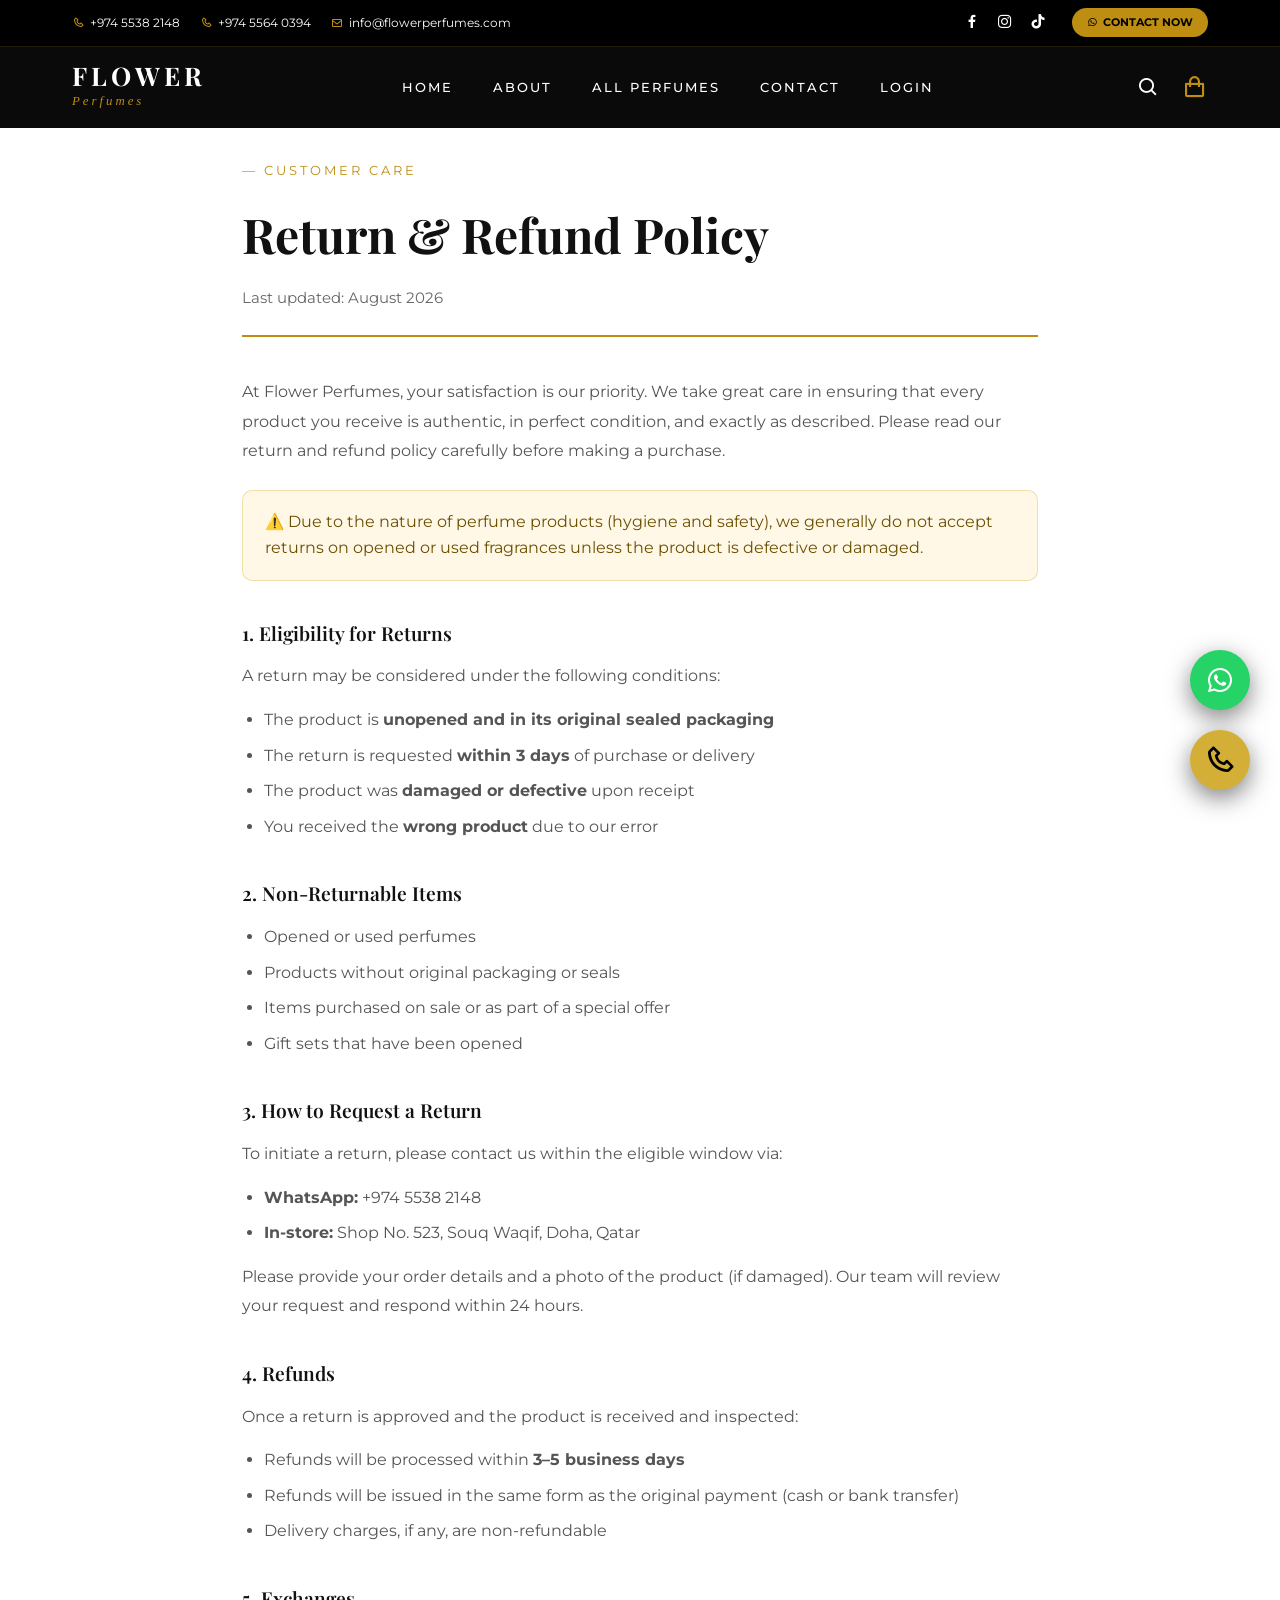
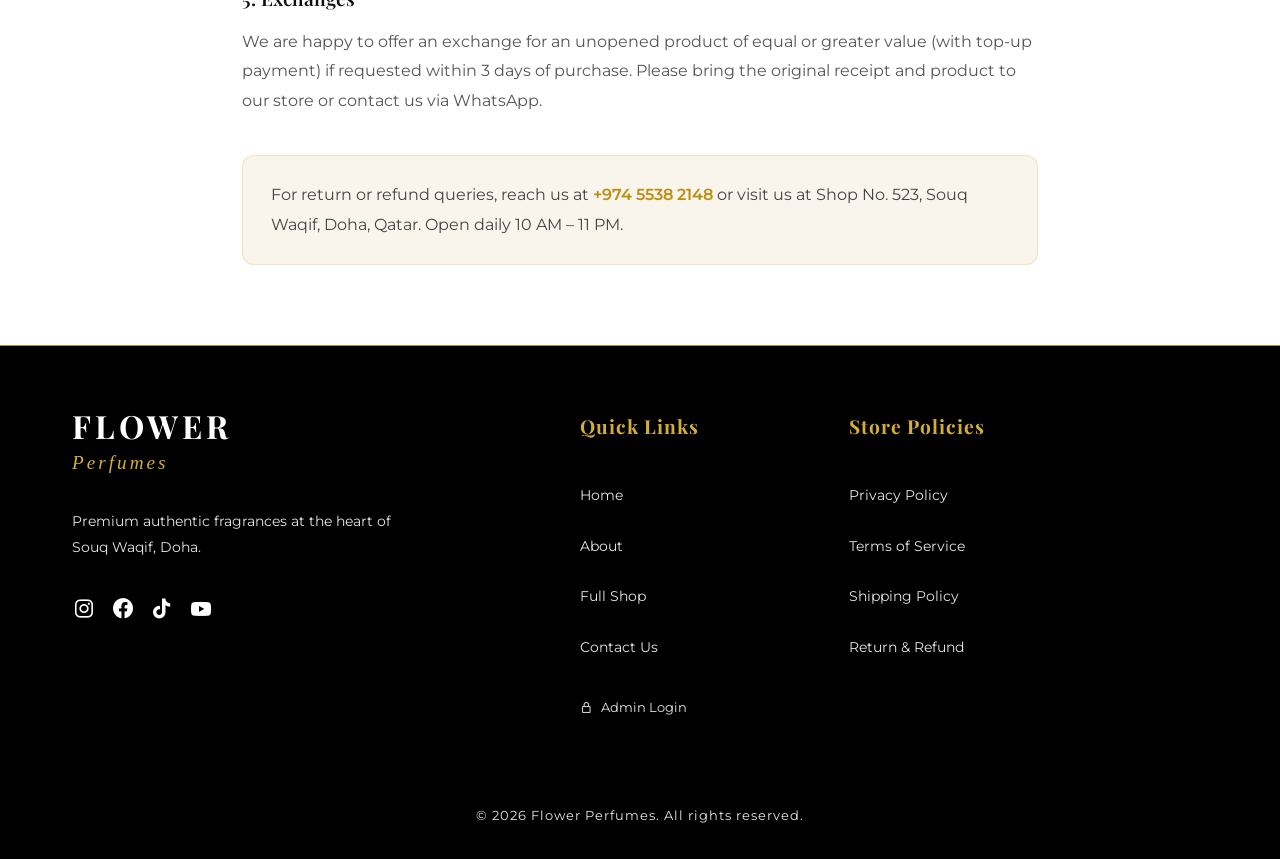
<file: returns.html>
<!DOCTYPE html>
<html lang="en">
<head>
    <meta charset="UTF-8">
    <meta name="viewport" content="width=device-width, initial-scale=1.0">
    <title>Return & Refund Policy | FLOWER Perfumes</title>
    <meta name="description" content="Return and refund policy for Flower Perfumes, Souq Waqif, Doha - Qatar.">
    <link href="https://fonts.googleapis.com/css2?family=Playfair+Display:wght@400;700&family=Montserrat:wght@300;400;500;600&display=swap" rel="stylesheet">
    <link href='https://unpkg.com/boxicons@2.1.4/css/boxicons.min.css' rel='stylesheet'>
    <link rel="stylesheet" href="css/style.css">
    <script src="js/ui-loader.js" defer></script>
    <style>
        .policy-page {
            padding: 160px 0 80px;
            background: #fff;
            min-height: 100vh;
        }
        .policy-wrap {
            max-width: 860px;
            margin: 0 auto;
        }
        .policy-header {
            margin-bottom: 40px;
            border-bottom: 2px solid var(--gold);
            padding-bottom: 24px;
        }
        .policy-label {
            display: block;
            font-size: 0.8rem;
            letter-spacing: 3px;
            text-transform: uppercase;
            color: var(--gold);
            margin-bottom: 12px;
        }
        .policy-header h1 {
            font-family: 'Playfair Display', serif;
            font-size: clamp(2rem, 5vw, 3rem);
            color: #111;
            font-weight: 700;
            margin-bottom: 10px;
        }
        .policy-header p {
            color: #666;
            font-size: 0.95rem;
        }
        .policy-body h3 {
            font-family: 'Playfair Display', serif;
            font-size: 1.2rem;
            color: #111;
            margin: 36px 0 12px;
            font-weight: 600;
        }
        .policy-body p {
            color: #555;
            line-height: 1.85;
            margin-bottom: 14px;
            font-size: 1rem;
        }
        .policy-body ul {
            list-style: disc;
            padding-left: 22px;
            color: #555;
            font-size: 1rem;
            line-height: 1.85;
            margin-bottom: 14px;
        }
        .policy-body ul li { margin-bottom: 6px; }
        .policy-notice {
            background: #fff8e7;
            border: 1px solid rgba(212, 175, 55, 0.35);
            border-radius: 10px;
            padding: 18px 22px;
            margin: 24px 0;
            color: #6b4f00;
            font-size: 0.97rem;
            line-height: 1.7;
        }
        .policy-contact-box {
            background: #f9f5ec;
            border: 1px solid rgba(212, 175, 55, 0.25);
            border-radius: 12px;
            padding: 24px 28px;
            margin-top: 40px;
        }
        .policy-contact-box p { margin: 0; color: #444; }
        .policy-contact-box a { color: var(--gold); font-weight: 600; }
        @media (max-width: 768px) {
            .policy-page { padding: 140px 0 60px; }
        }
        @media (max-width: 480px) {
            .policy-page { padding: 120px 0 48px; }
        }
    </style>
</head>
<body>
    <div id="header-placeholder"></div>

    <div class="policy-page">
        <div class="container policy-wrap">
            <div class="policy-header">
                <span class="policy-label">— Customer Care</span>
                <h1>Return &amp; Refund Policy</h1>
                <p>Last updated: August 2026</p>
            </div>
            <div class="policy-body">
                <p>At Flower Perfumes, your satisfaction is our priority. We take great care in ensuring that every product you receive is authentic, in perfect condition, and exactly as described. Please read our return and refund policy carefully before making a purchase.</p>

                <div class="policy-notice">
                    ⚠️ Due to the nature of perfume products (hygiene and safety), we generally do not accept returns on opened or used fragrances unless the product is defective or damaged.
                </div>

                <h3>1. Eligibility for Returns</h3>
                <p>A return may be considered under the following conditions:</p>
                <ul>
                    <li>The product is <strong>unopened and in its original sealed packaging</strong></li>
                    <li>The return is requested <strong>within 3 days</strong> of purchase or delivery</li>
                    <li>The product was <strong>damaged or defective</strong> upon receipt</li>
                    <li>You received the <strong>wrong product</strong> due to our error</li>
                </ul>

                <h3>2. Non-Returnable Items</h3>
                <ul>
                    <li>Opened or used perfumes</li>
                    <li>Products without original packaging or seals</li>
                    <li>Items purchased on sale or as part of a special offer</li>
                    <li>Gift sets that have been opened</li>
                </ul>

                <h3>3. How to Request a Return</h3>
                <p>To initiate a return, please contact us within the eligible window via:</p>
                <ul>
                    <li><strong>WhatsApp:</strong> <a href="https://wa.me/97455382148">+974 5538 2148</a></li>
                    <li><strong>In-store:</strong> Shop No. 523, Souq Waqif, Doha, Qatar</li>
                </ul>
                <p>Please provide your order details and a photo of the product (if damaged). Our team will review your request and respond within 24 hours.</p>

                <h3>4. Refunds</h3>
                <p>Once a return is approved and the product is received and inspected:</p>
                <ul>
                    <li>Refunds will be processed within <strong>3–5 business days</strong></li>
                    <li>Refunds will be issued in the same form as the original payment (cash or bank transfer)</li>
                    <li>Delivery charges, if any, are non-refundable</li>
                </ul>

                <h3>5. Exchanges</h3>
                <p>We are happy to offer an exchange for an unopened product of equal or greater value (with top-up payment) if requested within 3 days of purchase. Please bring the original receipt and product to our store or contact us via WhatsApp.</p>

                <div class="policy-contact-box">
                    <p>For return or refund queries, reach us at <a href="https://wa.me/97455382148">+974 5538 2148</a> or visit us at Shop No. 523, Souq Waqif, Doha, Qatar. Open daily 10 AM – 11 PM.</p>
                </div>
            </div>
        </div>
    </div>

    <div id="footer-placeholder"></div>

    <script type="module" src="js/data.js"></script>
    <script type="module" src="js/cart.js"></script>
    <script type="module" src="js/auth.js"></script>
    <script src="js/script.js"></script>
</body>
</html>
</file>
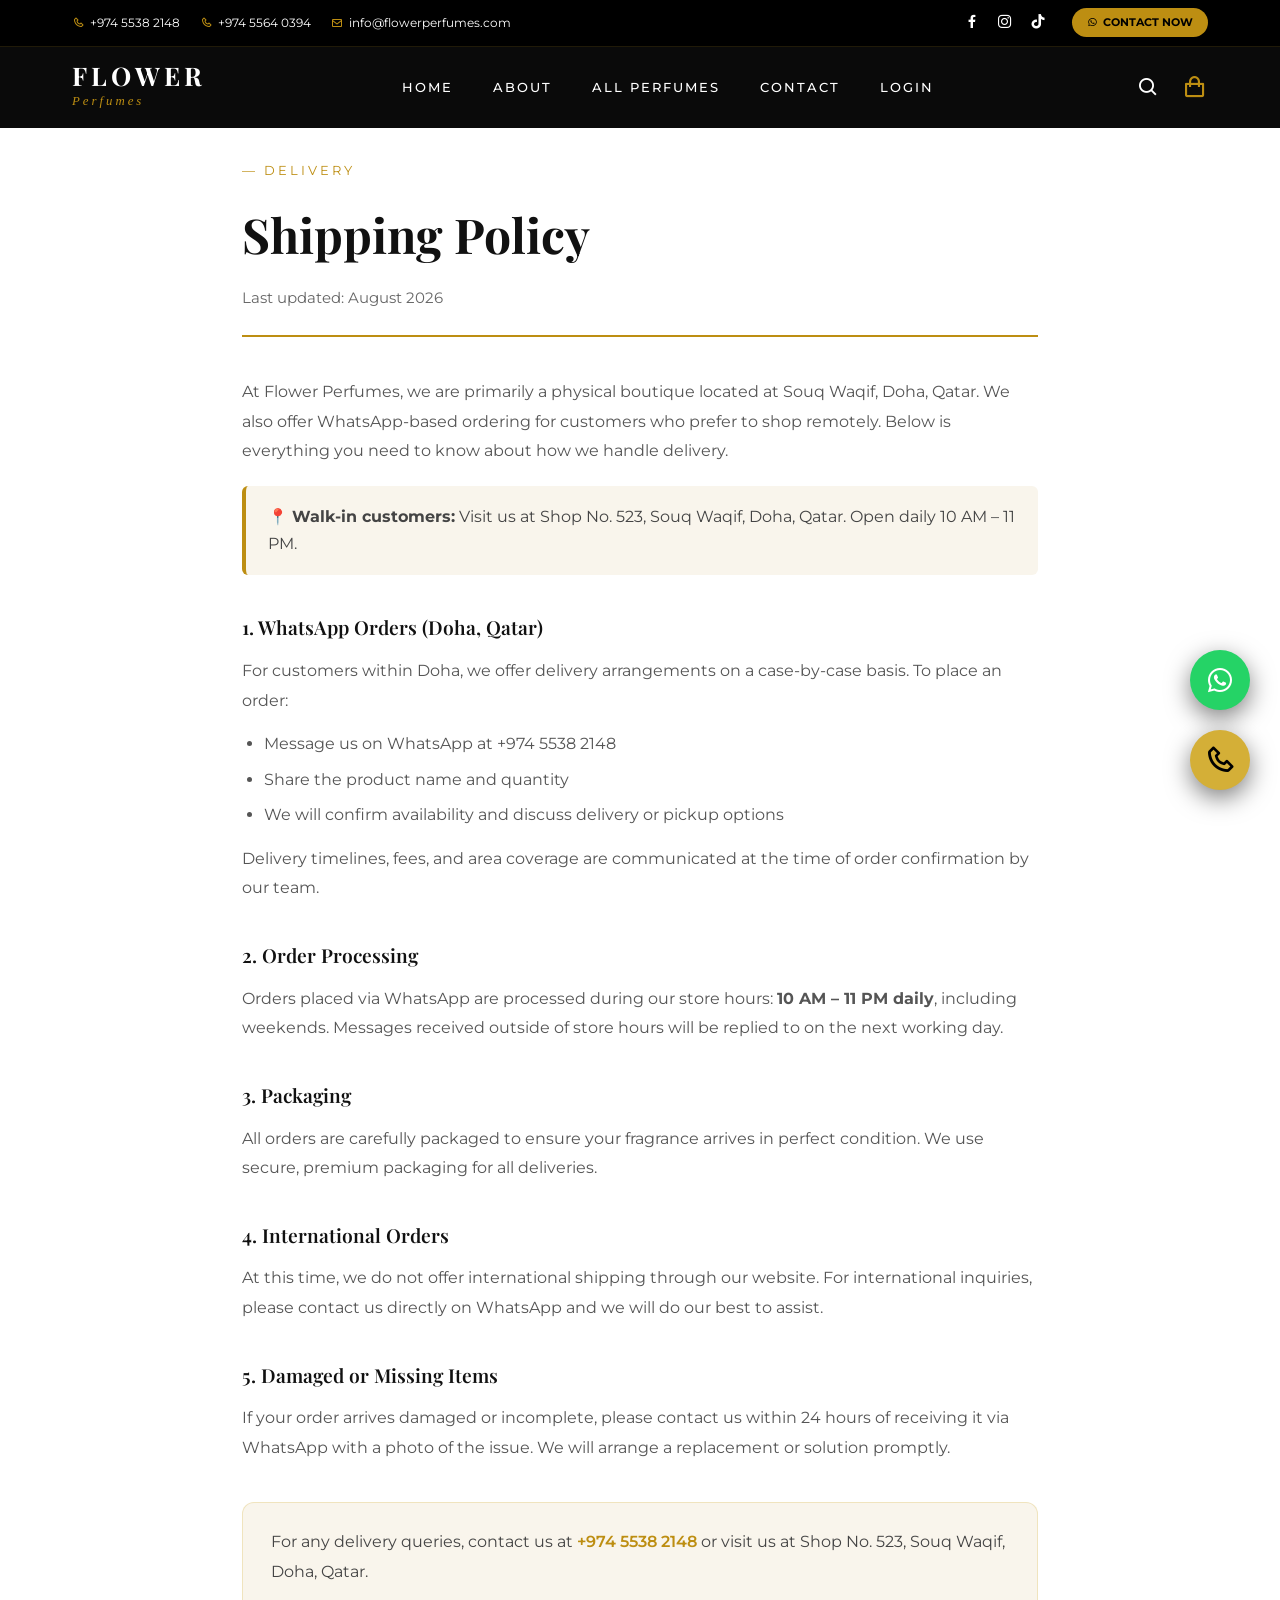
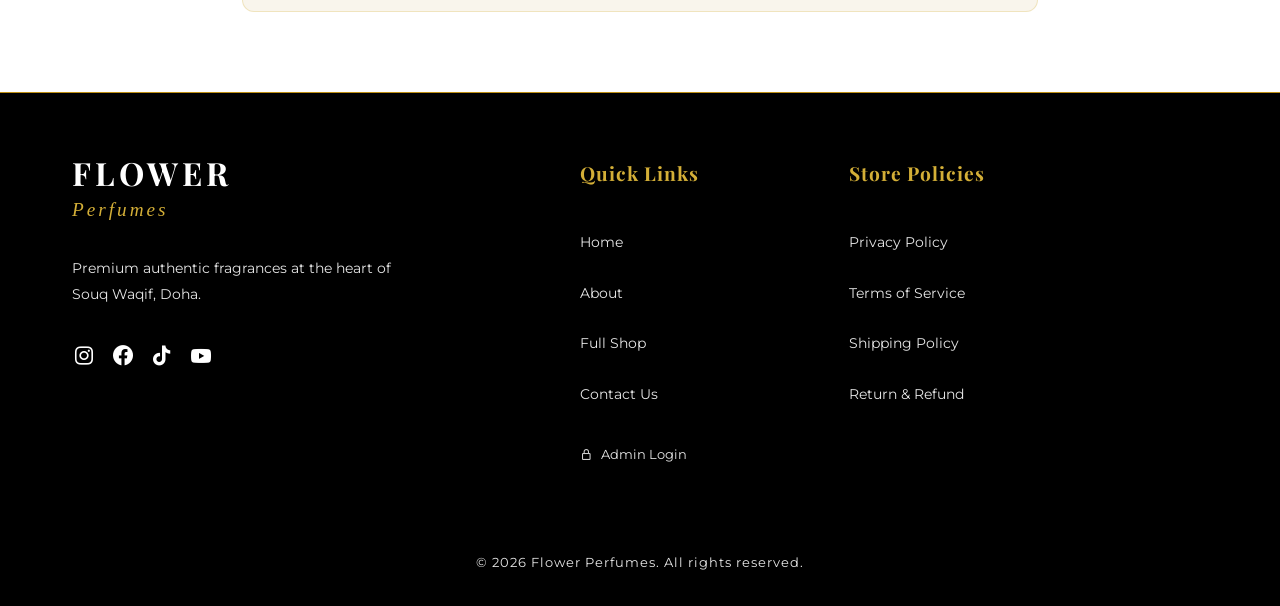
<file: shipping.html>
<!DOCTYPE html>
<html lang="en">
<head>
    <meta charset="UTF-8">
    <meta name="viewport" content="width=device-width, initial-scale=1.0">
    <title>Shipping Policy | FLOWER Perfumes</title>
    <meta name="description" content="Shipping and delivery policy for Flower Perfumes, Souq Waqif, Doha - Qatar.">
    <link href="https://fonts.googleapis.com/css2?family=Playfair+Display:wght@400;700&family=Montserrat:wght@300;400;500;600&display=swap" rel="stylesheet">
    <link href='https://unpkg.com/boxicons@2.1.4/css/boxicons.min.css' rel='stylesheet'>
    <link rel="stylesheet" href="css/style.css">
    <script src="js/ui-loader.js" defer></script>
    <style>
        .policy-page {
            padding: 160px 0 80px;
            background: #fff;
            min-height: 100vh;
        }
        .policy-wrap {
            max-width: 860px;
            margin: 0 auto;
        }
        .policy-header {
            margin-bottom: 40px;
            border-bottom: 2px solid var(--gold);
            padding-bottom: 24px;
        }
        .policy-label {
            display: block;
            font-size: 0.8rem;
            letter-spacing: 3px;
            text-transform: uppercase;
            color: var(--gold);
            margin-bottom: 12px;
        }
        .policy-header h1 {
            font-family: 'Playfair Display', serif;
            font-size: clamp(2rem, 5vw, 3rem);
            color: #111;
            font-weight: 700;
            margin-bottom: 10px;
        }
        .policy-header p {
            color: #666;
            font-size: 0.95rem;
        }
        .policy-body h3 {
            font-family: 'Playfair Display', serif;
            font-size: 1.2rem;
            color: #111;
            margin: 36px 0 12px;
            font-weight: 600;
        }
        .policy-body p {
            color: #555;
            line-height: 1.85;
            margin-bottom: 14px;
            font-size: 1rem;
        }
        .policy-body ul {
            list-style: disc;
            padding-left: 22px;
            color: #555;
            font-size: 1rem;
            line-height: 1.85;
            margin-bottom: 14px;
        }
        .policy-body ul li { margin-bottom: 6px; }
        .policy-highlight {
            background: #f9f5ec;
            border-left: 4px solid var(--gold);
            border-radius: 6px;
            padding: 18px 22px;
            margin: 20px 0;
            color: #444;
            font-size: 0.98rem;
            line-height: 1.7;
        }
        .policy-contact-box {
            background: #f9f5ec;
            border: 1px solid rgba(212, 175, 55, 0.25);
            border-radius: 12px;
            padding: 24px 28px;
            margin-top: 40px;
        }
        .policy-contact-box p { margin: 0; color: #444; }
        .policy-contact-box a { color: var(--gold); font-weight: 600; }
        @media (max-width: 768px) {
            .policy-page { padding: 140px 0 60px; }
        }
        @media (max-width: 480px) {
            .policy-page { padding: 120px 0 48px; }
        }
    </style>
</head>
<body>
    <div id="header-placeholder"></div>

    <div class="policy-page">
        <div class="container policy-wrap">
            <div class="policy-header">
                <span class="policy-label">— Delivery</span>
                <h1>Shipping Policy</h1>
                <p>Last updated: August 2026</p>
            </div>
            <div class="policy-body">
                <p>At Flower Perfumes, we are primarily a physical boutique located at Souq Waqif, Doha, Qatar. We also offer WhatsApp-based ordering for customers who prefer to shop remotely. Below is everything you need to know about how we handle delivery.</p>

                <div class="policy-highlight">
                    📍 <strong>Walk-in customers:</strong> Visit us at Shop No. 523, Souq Waqif, Doha, Qatar. Open daily 10 AM – 11 PM.
                </div>

                <h3>1. WhatsApp Orders (Doha, Qatar)</h3>
                <p>For customers within Doha, we offer delivery arrangements on a case-by-case basis. To place an order:</p>
                <ul>
                    <li>Message us on WhatsApp at <a href="https://wa.me/97455382148">+974 5538 2148</a></li>
                    <li>Share the product name and quantity</li>
                    <li>We will confirm availability and discuss delivery or pickup options</li>
                </ul>
                <p>Delivery timelines, fees, and area coverage are communicated at the time of order confirmation by our team.</p>

                <h3>2. Order Processing</h3>
                <p>Orders placed via WhatsApp are processed during our store hours: <strong>10 AM – 11 PM daily</strong>, including weekends. Messages received outside of store hours will be replied to on the next working day.</p>

                <h3>3. Packaging</h3>
                <p>All orders are carefully packaged to ensure your fragrance arrives in perfect condition. We use secure, premium packaging for all deliveries.</p>

                <h3>4. International Orders</h3>
                <p>At this time, we do not offer international shipping through our website. For international inquiries, please contact us directly on WhatsApp and we will do our best to assist.</p>

                <h3>5. Damaged or Missing Items</h3>
                <p>If your order arrives damaged or incomplete, please contact us within 24 hours of receiving it via WhatsApp with a photo of the issue. We will arrange a replacement or solution promptly.</p>

                <div class="policy-contact-box">
                    <p>For any delivery queries, contact us at <a href="https://wa.me/97455382148">+974 5538 2148</a> or visit us at Shop No. 523, Souq Waqif, Doha, Qatar.</p>
                </div>
            </div>
        </div>
    </div>

    <div id="footer-placeholder"></div>

    <script type="module" src="js/data.js"></script>
    <script type="module" src="js/cart.js"></script>
    <script type="module" src="js/auth.js"></script>
    <script src="js/script.js"></script>
</body>
</html>
</file>
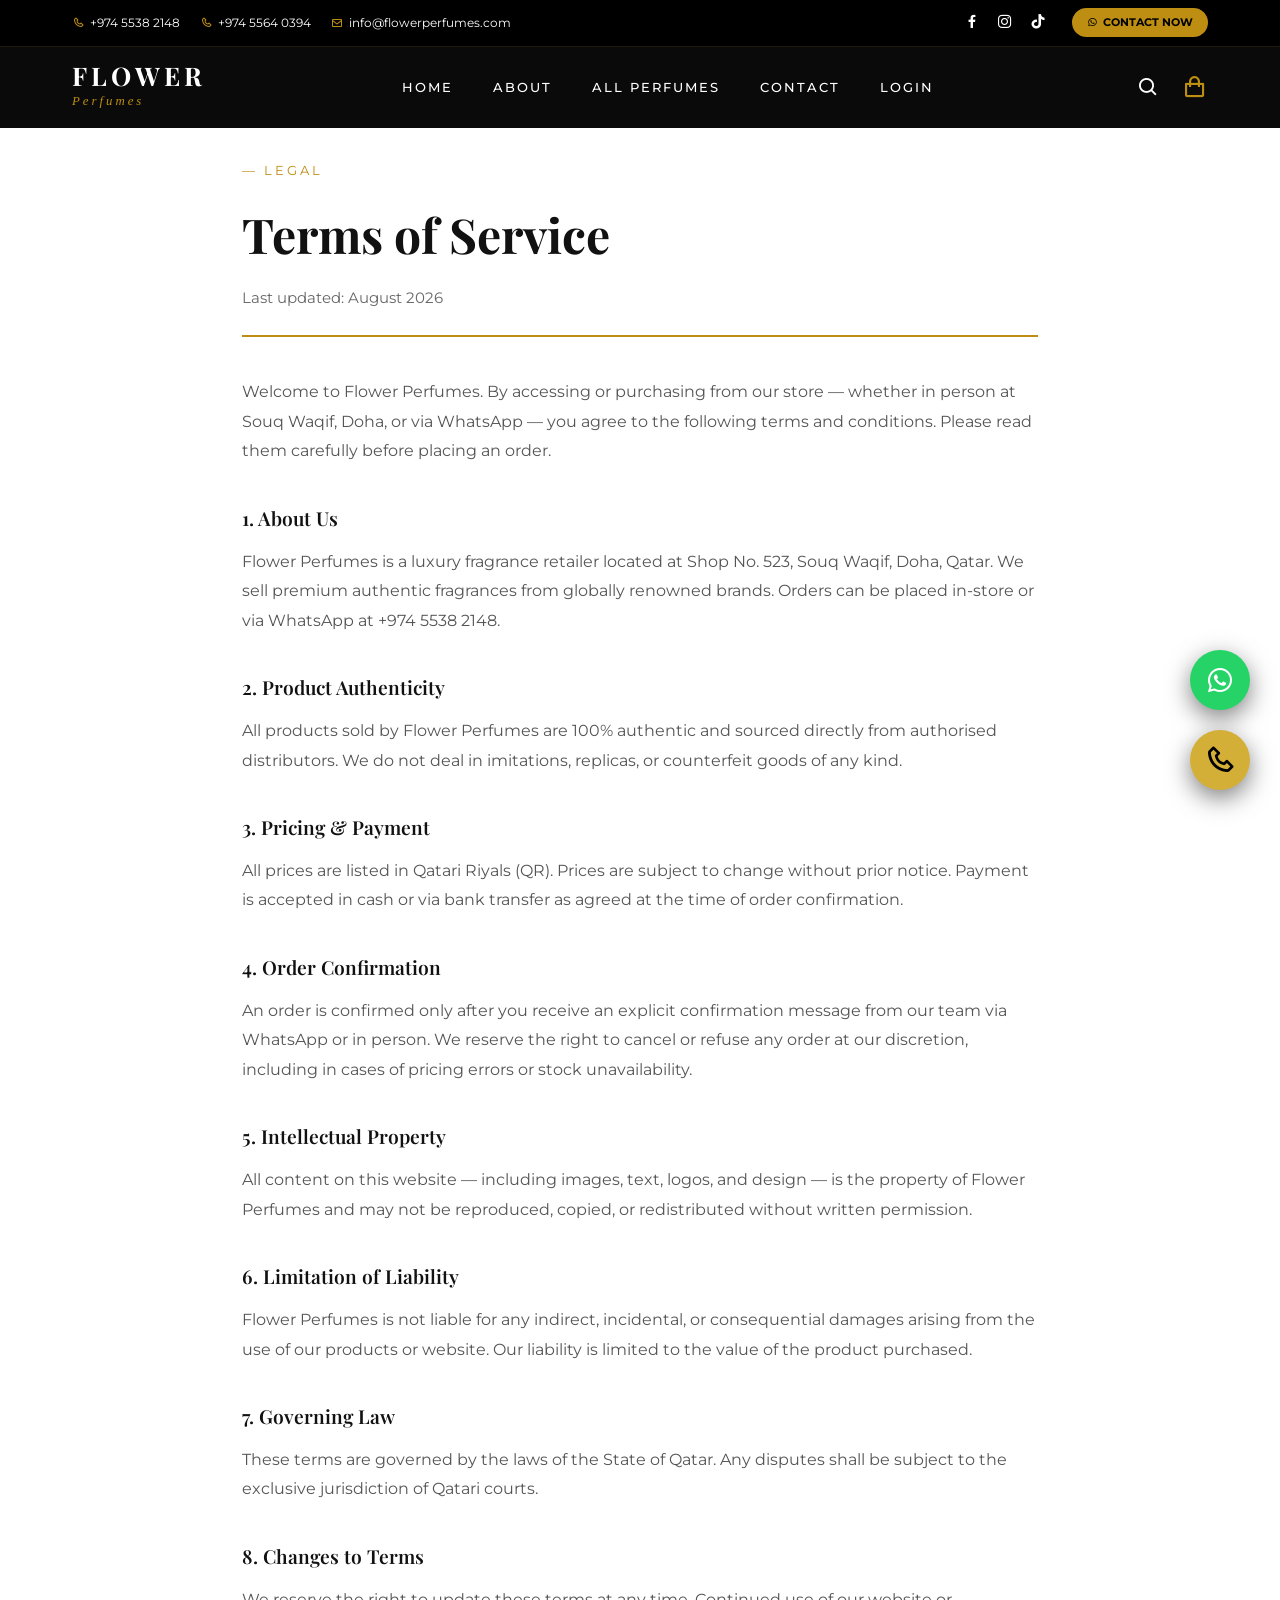
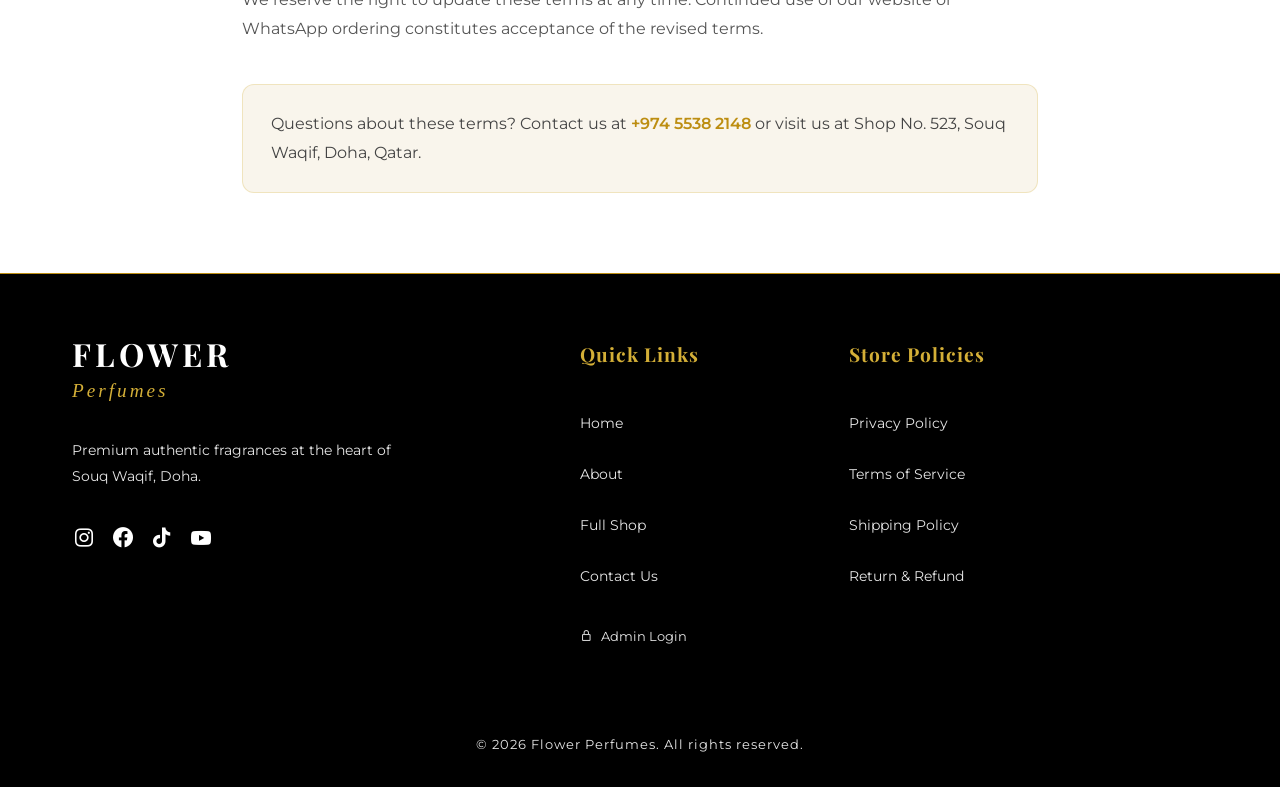
<file: terms.html>
<!DOCTYPE html>
<html lang="en">
<head>
    <meta charset="UTF-8">
    <meta name="viewport" content="width=device-width, initial-scale=1.0">
    <title>Terms of Service | FLOWER Perfumes</title>
    <meta name="description" content="Terms of Service for Flower Perfumes, Shop 523, Souq Waqif, Doha - Qatar.">
    <link href="https://fonts.googleapis.com/css2?family=Playfair+Display:wght@400;700&family=Montserrat:wght@300;400;500;600&display=swap" rel="stylesheet">
    <link href='https://unpkg.com/boxicons@2.1.4/css/boxicons.min.css' rel='stylesheet'>
    <link rel="stylesheet" href="css/style.css">
    <script src="js/ui-loader.js" defer></script>
    <style>
        .policy-page {
            padding: 160px 0 80px;
            background: #fff;
            min-height: 100vh;
        }
        .policy-wrap {
            max-width: 860px;
            margin: 0 auto;
        }
        .policy-header {
            margin-bottom: 40px;
            border-bottom: 2px solid var(--gold);
            padding-bottom: 24px;
        }
        .policy-label {
            display: block;
            font-size: 0.8rem;
            letter-spacing: 3px;
            text-transform: uppercase;
            color: var(--gold);
            margin-bottom: 12px;
        }
        .policy-header h1 {
            font-family: 'Playfair Display', serif;
            font-size: clamp(2rem, 5vw, 3rem);
            color: #111;
            font-weight: 700;
            margin-bottom: 10px;
        }
        .policy-header p {
            color: #666;
            font-size: 0.95rem;
        }
        .policy-body h3 {
            font-family: 'Playfair Display', serif;
            font-size: 1.2rem;
            color: #111;
            margin: 36px 0 12px;
            font-weight: 600;
        }
        .policy-body p {
            color: #555;
            line-height: 1.85;
            margin-bottom: 14px;
            font-size: 1rem;
        }
        .policy-body ul {
            list-style: disc;
            padding-left: 22px;
            color: #555;
            font-size: 1rem;
            line-height: 1.85;
            margin-bottom: 14px;
        }
        .policy-body ul li { margin-bottom: 6px; }
        .policy-contact-box {
            background: #f9f5ec;
            border: 1px solid rgba(212, 175, 55, 0.25);
            border-radius: 12px;
            padding: 24px 28px;
            margin-top: 40px;
        }
        .policy-contact-box p { margin: 0; color: #444; }
        .policy-contact-box a { color: var(--gold); font-weight: 600; }
        @media (max-width: 768px) {
            .policy-page { padding: 140px 0 60px; }
        }
        @media (max-width: 480px) {
            .policy-page { padding: 120px 0 48px; }
        }
    </style>
</head>
<body>
    <div id="header-placeholder"></div>

    <div class="policy-page">
        <div class="container policy-wrap">
            <div class="policy-header">
                <span class="policy-label">— Legal</span>
                <h1>Terms of Service</h1>
                <p>Last updated: August 2026</p>
            </div>
            <div class="policy-body">
                <p>Welcome to Flower Perfumes. By accessing or purchasing from our store — whether in person at Souq Waqif, Doha, or via WhatsApp — you agree to the following terms and conditions. Please read them carefully before placing an order.</p>

                <h3>1. About Us</h3>
                <p>Flower Perfumes is a luxury fragrance retailer located at Shop No. 523, Souq Waqif, Doha, Qatar. We sell premium authentic fragrances from globally renowned brands. Orders can be placed in-store or via WhatsApp at <a href="https://wa.me/97455382148">+974 5538 2148</a>.</p>

                <h3>2. Product Authenticity</h3>
                <p>All products sold by Flower Perfumes are 100% authentic and sourced directly from authorised distributors. We do not deal in imitations, replicas, or counterfeit goods of any kind.</p>

                <h3>3. Pricing & Payment</h3>
                <p>All prices are listed in Qatari Riyals (QR). Prices are subject to change without prior notice. Payment is accepted in cash or via bank transfer as agreed at the time of order confirmation.</p>

                <h3>4. Order Confirmation</h3>
                <p>An order is confirmed only after you receive an explicit confirmation message from our team via WhatsApp or in person. We reserve the right to cancel or refuse any order at our discretion, including in cases of pricing errors or stock unavailability.</p>

                <h3>5. Intellectual Property</h3>
                <p>All content on this website — including images, text, logos, and design — is the property of Flower Perfumes and may not be reproduced, copied, or redistributed without written permission.</p>

                <h3>6. Limitation of Liability</h3>
                <p>Flower Perfumes is not liable for any indirect, incidental, or consequential damages arising from the use of our products or website. Our liability is limited to the value of the product purchased.</p>

                <h3>7. Governing Law</h3>
                <p>These terms are governed by the laws of the State of Qatar. Any disputes shall be subject to the exclusive jurisdiction of Qatari courts.</p>

                <h3>8. Changes to Terms</h3>
                <p>We reserve the right to update these terms at any time. Continued use of our website or WhatsApp ordering constitutes acceptance of the revised terms.</p>

                <div class="policy-contact-box">
                    <p>Questions about these terms? Contact us at <a href="https://wa.me/97455382148">+974 5538 2148</a> or visit us at Shop No. 523, Souq Waqif, Doha, Qatar.</p>
                </div>
            </div>
        </div>
    </div>

    <div id="footer-placeholder"></div>

    <script type="module" src="js/data.js"></script>
    <script type="module" src="js/cart.js"></script>
    <script type="module" src="js/auth.js"></script>
    <script src="js/script.js"></script>
</body>
</html>
</file>
<file: css/style.css>
/* ==========================================
   FLOWER PERFUMES — Premium Luxury CSS
   Black & Gold Theme
   ========================================== */

/* Reset */
*,
*::before,
*::after {
    margin: 0;
    padding: 0;
    box-sizing: border-box;
}

/* CSS Variables */
:root {
    --bg-primary: #f8e9c1;
    /* Soft Golden Light background */
    --bg-secondary: #f2dec0;
    /* Warm sand secondary */
    --bg-card: #ffffff;
    --bg-card-hover: #ffffff;
    --bg-dark: #0a0a0a;
    /* Premium Golden Palette */
    --gold-bright: #f9d976;
    --gold: #bd8e12;
    --gold-medium: #a67c00;
    --gold-dark: #8c6a0d;
    --gold-deep: #5e4708;
    /* Deepest Bronze Gold */
    --gold-antique: #bf953f;
    --gold-gradient-rich: linear-gradient(135deg, #bf953f 0%, #fcf6ba 25%, #b38728 50%, #fbf5b7 75%, #aa771c 100%);
    --gold-glow: rgba(189, 142, 18, 0.4);
    --gold-shadow: 0 4px 15px rgba(0, 0, 0, 0.5);
    --white: #ffffff;

    /* New Accents from ShopTrends */
    --primary: #2563EB;
    /* Deep modern blue */
    --primary-light: #4F86F7;
    --primary-dark: #1D4ED8;
    --secondary: #0F172A;
    /* Slate 900 */
    --secondary-light: #334155;
    --text-primary: #000000;
    /* Absolute black for best readability */
    --text-secondary: #1a1a1a;
    --text-muted: #4d4d4d;
    --font-display: 'Playfair Display', serif;
    --font-elegant: 'Cormorant Garamond', serif;
    --font-body: 'Montserrat', sans-serif;
    --transition-fast: 0.3s cubic-bezier(0.4, 0, 0.2, 1);
    --transition-smooth: 0.6s cubic-bezier(0.4, 0, 0.2, 1);
    --border-gold: 2px solid rgba(189, 142, 18, 0.25);
}

html[dir="rtl"] {
    --font-display: 'Amiri', serif;
    --font-elegant: 'Amiri', serif;
    --font-body: 'Tajawal', sans-serif;
}

html {
    scroll-behavior: smooth;
    scroll-padding-top: 80px;
}

body {
    background: var(--bg-primary);
    color: var(--text-primary);
    font-family: var(--font-body);
    line-height: 1.7;
    overflow-x: hidden;
    -webkit-font-smoothing: antialiased;
}

img {
    max-width: 100%;
    height: auto;
    display: block;
}

a {
    text-decoration: none;
    color: inherit;
}

.container {
    max-width: 1200px;
    margin: 0 auto;
    padding: 0 2rem;
}

.text-center {
    text-align: center;
}

/* ==========================================
   PRELOADER
   ========================================== */
.preloader {
    position: fixed;
    inset: 0;
    background: var(--bg-primary);
    z-index: 9999;
    display: flex;
    align-items: center;
    justify-content: center;
    transition: opacity 0.8s ease, visibility 0.8s ease;
}

.preloader.hidden {
    opacity: 0;
    visibility: hidden;
    pointer-events: none;
}

.preloader-inner {
    text-align: center;
}

.preloader-flower {
    font-size: 3rem;
    color: var(--gold);
    animation: preloaderSpin 2s ease-in-out infinite;
}

@keyframes preloaderSpin {

    0%,
    100% {
        transform: rotate(0deg) scale(1);
    }

    50% {
        transform: rotate(180deg) scale(1.2);
    }
}

.preloader-text {
    font-family: var(--font-display);
    font-size: 1.2rem;
    color: var(--gold);
    letter-spacing: 6px;
    margin-top: 1.5rem;
    animation: fadeInUp 1s ease forwards;
}

/* ==========================================
   GOLD PARTICLES BACKGROUND
   ========================================== */
.particles {
    position: fixed;
    inset: 0;
    pointer-events: none;
    z-index: 0;
    overflow: hidden;
}

.particle {
    position: absolute;
    width: 3px;
    height: 3px;
    background: var(--gold);
    border-radius: 50%;
    opacity: 0;
    animation: particleFloat linear infinite;
}

@keyframes particleFloat {
    0% {
        opacity: 0;
        transform: translateY(100vh) scale(0);
    }

    10% {
        opacity: 0.6;
    }

    90% {
        opacity: 0.2;
    }

    100% {
        opacity: 0;
        transform: translateY(-10vh) scale(1);
    }
}

/* ==========================================
   HEADER
   ========================================== */
.header-top {
    background: #000;
    color: #fff;
    padding: 8px 0;
    border-bottom: 1px solid rgba(212, 175, 55, 0.15);
    font-size: 0.75rem;
}

.header-top-content {
    display: flex;
    justify-content: space-between;
    align-items: center;
    width: 100%;
}

.top-info {
    display: flex;
    gap: 20px;
}

.top-info a {
    display: flex;
    align-items: center;
    gap: 6px;
    color: #fff;
    transition: 0.3s;
}

.top-info a i {
    color: #bd8e12;
}

.top-actions {
    display: flex;
    align-items: center;
    gap: 25px;
}

.top-socials {
    display: flex;
    gap: 15px;
}

.top-socials a {
    color: #fff;
    font-size: 1.1rem;
}

.top-wa-btn {
    background: #bd8e12;
    color: #000 !important;
    padding: 5px 15px;
    border-radius: 50px;
    font-weight: 700;
    font-size: 0.7rem;
    text-transform: uppercase;
    display: flex;
    align-items: center;
    gap: 5px;
}

.header>.nav-container {
    padding: 1rem 2rem;
}

@media (max-width: 768px) {
    .header-top {
        padding: 10px 0;
    }

    .header-top-content {
        flex-direction: column;
        gap: 8px;
    }

    .top-info {
        justify-content: center;
        width: 100%;
        gap: 12px;
    }

    .top-actions {
        justify-content: center;
        width: 100%;
        gap: 15px;
    }

    /* Hide email on mobile as requested */
    .header-top .top-info a[href^="mailto:"] {
        display: none !important;
    }
}

.header {
    position: fixed;
    top: 0;
    left: 0;
    width: 100%;
    z-index: 1000;
    padding: 0;
    transition: var(--transition-fast);
    background: var(--bg-dark);
}

.header.scrolled {
    padding: 0.8rem 0;
    background: rgba(17, 17, 17, 0.95);
    backdrop-filter: blur(20px);
    -webkit-backdrop-filter: blur(20px);
    border-bottom: var(--border-gold);
    box-shadow: 0 4px 30px rgba(0, 0, 0, 0.1);
}

.cart-btn {
    color: #bd8e12 !important;
    font-size: 1.6rem !important;
    transition: 0.3s;
}

.cart-btn:hover {
    transform: scale(1.1);
    filter: drop-shadow(0 0 8px rgba(212, 175, 55, 0.4));
}

.cart-badge {
    background: #fff !important;
    color: #000 !important;
    border: 1px solid #bd8e12;
}

/* Parallax Signature Scents Section with Dark Shade */
.collection-section {
    background: url('images/banner.jpg') no-repeat center center / cover fixed !important;
    position: relative !important;
    z-index: 1 !important;
    padding: 100px 0;
}

.collection-section::before {
    content: '';
    position: absolute;
    inset: 0;
    background: rgba(0, 0, 0, 0.7);
    /* The Dark Shade for better contrast */
    z-index: 1;
}

.collection-section .container {
    position: relative;
    z-index: 2;
    /* Ensures text and products sit above the shade */
}

.hero-btn-primary {
    background: var(--gold-gradient) !important;
    color: #000 !important;
    border: none !important;
}

.hero-title-accent {
    color: var(--gold-dark) !important;
    text-shadow: 0 0 20px rgba(140, 106, 13, 0.3);
}

.section-label {
    color: var(--gold-deep) !important;
    font-weight: 700;
}

.trending-title,
.trending-price,
.trending-type,
.trending-desc {
    color: #ffffff !important;
}

.collection-card h3,
.collection-card .price {
    color: #ffffff !important;
}

.trending-sizes span {
    border: 1px solid rgba(212, 175, 55, 0.4) !important;
    color: #ffffff !important;
    transition: 0.3s;
}

.trending-sizes span:hover {
    border-color: var(--gold) !important;
    background: rgba(212, 175, 55, 0.1);
}

.size-btn {
    background: transparent;
    border: 1px solid rgba(212, 175, 55, 0.4);
    color: #ffffff !important;
    padding: 4px 10px;
    font-size: 0.75rem;
    border-radius: 4px;
    cursor: pointer;
    transition: 0.3s;
}

.size-btn:hover {
    border-color: var(--gold);
    background: rgba(212, 175, 55, 0.1);
}


.btn-gold,
.hero-btn-primary {
    background: var(--gold-gradient-rich) !important;
    border: 1px solid var(--gold-deep) !important;
    color: #000 !important;
    font-weight: 700 !important;
    text-transform: uppercase;
    box-shadow: var(--gold-shadow) !important;
}

.section-label {
    color: var(--gold-antique) !important;
}

.gold-divider {
    background: var(--gold-gradient-rich) !important;
    height: 2px;
    border: none;
}

.collection-section {
    z-index: 1 !important;
    position: relative !important;
}

#product-container {
    z-index: 10 !important;
    position: relative !important;
    min-height: 400px;
    display: grid !important;
}

.collection-card {
    opacity: 1 !important;
    visibility: visible !important;
    transform: none !important;
}

.trending-grid {
    display: grid !important;
    grid-template-columns: repeat(4, 1fr) !important;
    gap: 25px !important;
}

@media (max-width: 1200px) {
    .trending-grid {
        grid-template-columns: repeat(4, 1fr) !important;
    }
}

@media (max-width: 600px) {
    .trending-grid {
        grid-template-columns: repeat(2, 1fr) !important;
    }
}

/* ==========================================
   HEADER
   ========================================== */
.header {
    position: fixed;
    top: 0;
    left: 0;
    width: 100%;
    z-index: 1000;
    padding: 0;
    transition: background 0.3s ease, box-shadow 0.3s ease;
    background: var(--bg-dark);
}

.header-top { 
    background: #000; 
    color: #fff; 
    padding: 8px 0; 
    border-bottom: 1px solid rgba(212, 175, 55, 0.15); 
    font-size: 0.75rem; 
    transition: all 0.4s cubic-bezier(0.4, 0, 0.2, 1);
    overflow: hidden;
    max-height: 100px;
    opacity: 1;
}

.header-top-content { display: flex; justify-content: space-between; align-items: center; width: 100%; }
.top-info { display: flex; gap: 20px; }
.top-info a { display: flex; align-items: center; gap: 6px; color: #fff; transition: 0.3s; }
.top-info a i { color: #bd8e12; }
.top-actions { display: flex; align-items: center; gap: 25px; }
.top-socials { display: flex; gap: 15px; }
.top-socials a { color: #fff; font-size: 1.1rem; }
.top-wa-btn { background: #bd8e12; color: #000 !important; padding: 5px 15px; border-radius: 50px; font-weight: 700; font-size: 0.7rem; text-transform: uppercase; display: flex; align-items: center; gap: 5px; }

.header.scrolled .header-top {
    max-height: 0;
    padding: 0;
    opacity: 0;
    pointer-events: none;
    border-bottom: none;
}

.header.scrolled {
    background: rgba(10, 10, 10, 0.98);
    backdrop-filter: blur(10px);
    box-shadow: 0 10px 30px rgba(0,0,0,0.5);
}

.header.scrolled .nav-container {
    padding: 0.7rem 2rem;
}

@media (max-width: 768px) {
    .header-top { padding: 10px 0; }
    .header-top-content { flex-direction: column; gap: 8px; }
    .top-info { justify-content: center; width: 100%; gap: 12px; }
    .top-actions { justify-content: center; width: 100%; gap: 15px; }
    /* Hide email on mobile as requested */
    .header-top .top-info a[href^="mailto:"] { display: none !important; }
}

.nav-container {
    display: flex;
    justify-content: space-between;
    align-items: center;
    max-width: 1200px;
    margin: 0 auto;
    padding: 0 2rem;
}

/* Logo */
.logo {
    display: flex;
    align-items: center;
    gap: 0.8rem;
    z-index: 10;
}

.logo-icon svg {
    transition: var(--transition-fast);
}

.logo:hover .logo-icon svg {
    transform: rotate(45deg);
    filter: drop-shadow(0 0 8px rgba(212, 175, 55, 0.4));
}

.logo-text {
    display: flex;
    flex-direction: column;
}

.logo-title {
    font-family: var(--font-display);
    font-size: 1.6rem;
    font-weight: 700;
    letter-spacing: 4px;
    color: var(--white);
    line-height: 1;
}

.logo-title.gold {
    color: var(--gold);
}

.logo-subtitle {
    font-family: var(--font-elegant);
    font-size: 0.8rem;
    font-weight: 300;
    letter-spacing: 3px;
    color: var(--gold);
    font-style: italic;
    margin-top: 2px;
}

/* Nav Links */
.nav-links {
    display: flex;
    gap: 2.5rem;
}

.nav-link {
    font-size: 0.8rem;
    font-weight: 500;
    text-transform: uppercase;
    letter-spacing: 2px;
    color: var(--white);
    transition: var(--transition-fast);
    position: relative;
    padding: 0.5rem 0;
}

.nav-link::after {
    content: '';
    position: absolute;
    bottom: 0;
    left: 50%;
    width: 0;
    height: 1px;
    background: var(--gold);
    transition: var(--transition-fast);
    transform: translateX(-50%);
}

.nav-link:hover,
.nav-link.active {
    color: var(--gold);
}

.nav-link:hover::after,
.nav-link.active::after {
    width: 100%;
}

/* Header Actions */
.header-actions {
    display: flex;
    align-items: center;
    gap: 1rem;
}

.lang-btn {
    background: transparent;
    border: 1px solid rgba(212, 175, 55, 0.4);
    color: var(--gold);
    padding: 0.4rem 1.2rem;
    font-family: var(--font-body);
    font-size: 0.75rem;
    letter-spacing: 1px;
    cursor: pointer;
    transition: var(--transition-fast);
    border-radius: 2px;
}

.lang-btn:hover {
    background: var(--gold);
    color: var(--bg-primary);
}

.nav-wa-btn {
    display: flex;
    align-items: center;
    justify-content: center;
    width: 36px;
    height: 36px;
    border-radius: 50%;
    background: #25d36620;
    color: #25d366;
    font-size: 1.2rem;
    transition: var(--transition-fast);
}

.nav-wa-btn:hover {
    background: #25d366;
    color: white;
    transform: scale(1.1);
}

.search-btn {
    display: flex;
    align-items: center;
    justify-content: center;
    width: 36px;
    height: 36px;
    border-radius: 50%;
    color: var(--white);
    font-size: 1.4rem;
    cursor: pointer;
    transition: var(--transition-fast);
}

.search-btn:hover {
    color: var(--gold);
    transform: scale(1.1);
}

/* Hamburger */
.hamburger {
    display: none;
    flex-direction: column;
    gap: 5px;
    cursor: pointer;
    z-index: 10;
}

.hamburger span {
    width: 24px;
    height: 2px;
    background: var(--gold);
    transition: var(--transition-fast);
}

/* ==========================================
   MOBILE NAV
   ========================================== */
.mobile-nav-overlay {
    position: fixed;
    inset: 0;
    background: rgba(17, 17, 17, 0.98);
    z-index: 9000;
    display: flex;
    align-items: center;
    justify-content: center;
    opacity: 0;
    visibility: hidden;
    transition: var(--transition-smooth);
}

.mobile-nav-overlay.active {
    opacity: 1;
    visibility: visible;
}

.mobile-nav-content {
    text-align: center;
    width: 100%;
    padding: 2rem;
}

.mobile-nav-header {
    display: flex;
    justify-content: space-between;
    align-items: center;
    position: absolute;
    top: 1.5rem;
    left: 2rem;
    right: 2rem;
}

.close-btn {
    font-size: 2rem;
    color: var(--gold);
    cursor: pointer;
    transition: var(--transition-fast);
}

.close-btn:hover {
    transform: rotate(90deg);
}

.mobile-nav-links {
    display: flex;
    flex-direction: column;
    gap: 2rem;
}

.mob-link {
    font-family: var(--font-display);
    font-size: 2rem;
    font-weight: 400;
    color: var(--white);
    transition: var(--transition-fast);
    letter-spacing: 2px;
}

.mob-link:hover {
    color: var(--gold);
}

.mobile-lang {
    margin-top: 3rem;
    padding: 0.6rem 2rem;
}

/* ==========================================
   HERO SECTION
   ========================================== */
.hero {
    padding-top: 140px;
    position: relative;
    height: 100vh;
    min-height: 700px;
    display: flex;
    align-items: center;
    justify-content: center;
    overflow: hidden;
}

.hero-bg {
    position: absolute;
    inset: -10%;
    z-index: 0;
    background: url('images/perfume1.jpg') center/cover no-repeat;
    will-change: transform;
}

.hero-overlay {
    position: absolute;
    inset: 0;
    background: linear-gradient(to right, rgba(10, 10, 10, 0.9) 0%, rgba(10, 10, 10, 0.4) 60%, rgba(10, 10, 10, 0.1) 100%);
    z-index: 1;
}

/* Decorative thin gold line at bottom of hero */
.hero::after {
    content: '';
    position: absolute;
    bottom: 0;
    left: 10%;
    width: 80%;
    height: 1px;
    background: linear-gradient(90deg, transparent, rgba(212, 175, 55, 0.3), transparent);
    z-index: 5;
}

/* Gold corner ornaments */
.hero-ornament {
    position: absolute;
    width: 80px;
    height: 80px;
    border-color: var(--gold);
    border-style: solid;
    border-width: 0;
    z-index: 3;
    opacity: 0.4;
}

.hero-ornament.top-left {
    top: 30px;
    left: 30px;
    border-top-width: 1px;
    border-left-width: 1px;
}

.hero-ornament.top-right {
    top: 30px;
    right: 30px;
    border-top-width: 1px;
    border-right-width: 1px;
}

.hero-ornament.bottom-left {
    bottom: 30px;
    left: 30px;
    border-bottom-width: 1px;
    border-left-width: 1px;
}

.hero-ornament.bottom-right {
    bottom: 30px;
    right: 30px;
    border-bottom-width: 1px;
    border-right-width: 1px;
}

.hero-content {
    position: relative;
    z-index: 5;
    text-align: left;
    max-width: 800px;
    margin-right: auto;
    padding: 0 2rem;
}

.hero-badge {
    font-size: 0.9rem;
    letter-spacing: 5px;
    color: var(--gold);
    margin-bottom: 2rem;
    opacity: 0;
    animation: fadeInUp 1s ease 0.3s forwards;
    font-weight: 600;
}

.hero-title {
    margin-bottom: 1.5rem;
}

.hero-title-line {
    display: block;
    font-family: var(--font-elegant);
    font-size: 2.5rem;
    font-weight: 300;
    font-style: italic;
    color: var(--white);
    opacity: 0;
    animation: fadeInUp 1s ease 0.5s forwards;
    margin-bottom: -0.5rem;
}

.hero-title-accent {
    display: block;
    font-family: var(--font-display);
    font-size: 6.5rem;
    font-weight: 700;
    color: var(--gold);
    line-height: 1.2;
    text-shadow: 0 0 40px rgba(212, 175, 55, 0.4);
    opacity: 0;
    animation: fadeInUp 1s ease 0.7s forwards;
}

.hero-desc {
    font-size: 1.15rem;
    color: rgba(255, 255, 255, 0.9);
    max-width: 650px;
    margin: 0 0 2.5rem;
    line-height: 1.9;
    opacity: 0;
    animation: fadeInUp 1s ease 0.9s forwards;
    font-weight: 400;
}

.hero-buttons {
    display: flex;
    gap: 1.5rem;
    justify-content: flex-start;
    flex-wrap: wrap;
    opacity: 0;
    animation: fadeInUp 1s ease 1.1s forwards;
}

.hero-trust {
    margin-top: 1.5rem;
    font-size: 0.9rem;
    color: rgba(255, 255, 255, 0.8);
    opacity: 0;
    animation: fadeInUp 1s ease 1.3s forwards;
    font-weight: 500;
}

.hero-btn-primary {
    background: var(--gold);
    color: #111;
    border-radius: 50px;
    font-weight: 600;
}

.hero-btn-primary:hover {
    background: #e6c555;
    transform: scale(1.05) translateY(-2px);
    box-shadow: 0 10px 25px rgba(212, 175, 55, 0.4);
    color: #000;
}

.hero-btn-secondary {
    background: transparent;
    color: var(--white);
    border: 2px solid var(--white);
    border-radius: 50px;
    font-weight: 600;
}

.hero-btn-secondary:hover {
    background: var(--white);
    color: #111;
    transform: scale(1.05) translateY(-2px);
    box-shadow: 0 10px 25px rgba(255, 255, 255, 0.2);
}

.reveal {
    opacity: 0;
    transform: translateY(30px);
    transition: 1s all ease;
}

.reveal.active {
    opacity: 1;
    transform: translateY(0);
}

@keyframes fadeInUp {
    from {
        opacity: 0;
        transform: translateY(30px);
    }

    to {
        opacity: 1;
        transform: translateY(0);
    }
}

/* Buttons */
.btn {
    display: inline-flex;
    align-items: center;
    gap: 0.5rem;
    padding: 1rem 2.5rem;
    font-family: var(--font-body);
    font-size: 0.75rem;
    font-weight: 500;
    text-transform: uppercase;
    letter-spacing: 3px;
    transition: var(--transition-fast);
    cursor: pointer;
    border: none;
    position: relative;
    overflow: hidden;
}

.btn-gold {
    background: var(--gold);
    color: var(--bg-primary);
}

.btn-gold:hover {
    background: var(--gold-light);
    box-shadow: 0 0 30px rgba(212, 175, 55, 0.4);
    transform: translateY(-2px);
}

.btn-outline {
    background: transparent;
    color: var(--gold);
    border: 1px solid var(--gold);
}

.btn-outline:hover {
    background: var(--gold);
    color: var(--bg-primary);
    box-shadow: 0 0 30px rgba(212, 175, 55, 0.3);
    transform: translateY(-2px);
}

/* Scroll Indicator */
.scroll-indicator {
    position: absolute;
    bottom: 40px;
    left: 50%;
    transform: translateX(-50%);
    z-index: 5;
    display: flex;
    flex-direction: column;
    align-items: center;
    gap: 0.8rem;
}

.scroll-indicator span {
    font-size: 0.65rem;
    text-transform: uppercase;
    letter-spacing: 3px;
    color: var(--text-muted);
}

.scroll-line {
    width: 1px;
    height: 40px;
    background: linear-gradient(to bottom, var(--gold), transparent);
    animation: scrollPulse 2s ease-in-out infinite;
}

@keyframes scrollPulse {

    0%,
    100% {
        opacity: 0.3;
        transform: scaleY(0.5);
    }

    50% {
        opacity: 1;
        transform: scaleY(1);
    }
}

/* ==========================================
   SECTION BASE STYLES
   ========================================== */
section {
    padding: 7rem 0;
    position: relative;
}

.section-label {
    display: block;
    font-family: var(--font-elegant);
    font-size: 0.9rem;
    font-style: italic;
    color: var(--gold);
    letter-spacing: 2px;
    margin-bottom: 0.8rem;
}

.section-title {
    font-family: var(--font-display);
    font-size: 2.8rem;
    font-weight: 700;
    color: var(--text-primary);
    letter-spacing: 1px;
    line-height: 1.2;
}

.section-text {
    font-size: 1rem;
    color: var(--text-secondary);
    line-height: 1.9;
    margin-bottom: 1.2rem;
}

.gold-divider {
    width: 50px;
    height: 2px;
    background: linear-gradient(90deg, var(--gold), var(--gold-dark));
    margin: 1.2rem 0 2rem;
    position: relative;
}

.gold-divider.center {
    margin: 1.2rem auto 3rem;
}

.gold-divider::after {
    content: '✦';
    position: absolute;
    right: -20px;
    top: 50%;
    transform: translateY(-50%);
    color: var(--gold);
    font-size: 0.5rem;
}

/* ==========================================
   ABOUT SECTION
   ========================================== */
.about-section {
    background: var(--bg-secondary);
    border-top: var(--border-gold);
    border-bottom: var(--border-gold);
}

.about-grid {
    display: grid;
    grid-template-columns: 1fr 1fr;
    gap: 5rem;
    align-items: center;
}

.about-images {
    position: relative;
    height: 500px;
}

.about-img-main {
    position: relative;
    width: 70%;
    height: 400px;
    overflow: hidden;
}

.about-img-main img {
    width: 100%;
    height: 100%;
    object-fit: cover;
    transition: transform 0.8s ease;
}

.about-img-main:hover img {
    transform: scale(1.05);
}

.about-img-secondary {
    position: absolute;
    bottom: 0;
    right: 0;
    width: 55%;
    height: 280px;
    overflow: hidden;
}

.about-img-secondary img {
    width: 100%;
    height: 100%;
    object-fit: cover;
    transition: transform 0.8s ease;
}

.about-img-secondary:hover img {
    transform: scale(1.05);
}

.img-border {
    position: absolute;
    inset: 8px;
    border: 1px solid rgba(212, 175, 55, 0.3);
    pointer-events: none;
    z-index: 2;
}

.about-experience-badge {
    position: absolute;
    top: 50%;
    left: 55%;
    transform: translate(-50%, -50%);
    width: 110px;
    height: 110px;
    background: var(--gold);
    border-radius: 50%;
    display: flex;
    flex-direction: column;
    align-items: center;
    justify-content: center;
    z-index: 5;
    box-shadow: 0 0 40px rgba(212, 175, 55, 0.3);
}

.exp-number {
    font-size: 1.8rem;
    color: var(--bg-primary);
    line-height: 1;
}

.exp-text {
    font-family: var(--font-body);
    font-size: 0.55rem;
    text-transform: uppercase;
    letter-spacing: 1px;
    color: var(--bg-primary);
    text-align: center;
    line-height: 1.3;
    font-weight: 600;
}

/* Features */
.about-features {
    display: flex;
    gap: 2rem;
    margin-top: 2.5rem;
    flex-wrap: wrap;
}

.feature-item {
    display: flex;
    align-items: center;
    gap: 0.8rem;
}

.feature-icon {
    width: 40px;
    height: 40px;
    border: 1px solid var(--gold);
    border-radius: 50%;
    display: flex;
    align-items: center;
    justify-content: center;
    color: var(--gold);
    font-size: 1rem;
    flex-shrink: 0;
}

.feature-item span {
    font-size: 0.85rem;
    color: var(--text-secondary);
    letter-spacing: 0.5px;
}

/* ==========================================
   COLLECTION SECTION
   ========================================== */
.collection-section {
    background: var(--bg-primary);
}

.collection-grid {
    display: grid;
    grid-template-columns: repeat(4, 1fr);
    gap: 1.5rem;
}

.collection-card {
    position: relative;
    cursor: pointer;
    overflow: hidden;
    transition: var(--transition-fast);
}

.collection-card:hover {
    transform: translateY(-8px);
}

.card-image {
    position: relative;
    height: 420px;
    overflow: hidden;
}

.card-image img {
    width: 100%;
    height: 100%;
    object-fit: cover;
    transition: transform 0.8s ease, filter 0.5s ease;
}

.collection-card:hover .card-image img {
    transform: scale(1.08);
    filter: brightness(0.6);
}

.card-overlay {
    position: absolute;
    inset: 0;
    display: flex;
    align-items: center;
    justify-content: center;
    opacity: 0;
    transition: var(--transition-fast);
}

.collection-card:hover .card-overlay {
    opacity: 1;
}

.card-btn {
    padding: 0.8rem 2rem;
    border: 1px solid var(--gold);
    color: var(--gold);
    font-size: 0.7rem;
    text-transform: uppercase;
    letter-spacing: 2px;
    transition: var(--transition-fast);
    transform: translateY(20px);
}

.collection-card:hover .card-btn {
    transform: translateY(0);
}

.card-btn:hover {
    background: var(--gold);
    color: var(--bg-primary);
}

.card-badge {
    position: absolute;
    top: 15px;
    left: 15px;
    background: var(--gold);
    color: var(--bg-primary);
    font-size: 0.6rem;
    font-weight: 600;
    text-transform: uppercase;
    letter-spacing: 2px;
    padding: 0.4rem 1rem;
}

html[dir="rtl"] .card-badge {
    left: auto;
    right: 15px;
}

.card-info {
    padding: 1.5rem 0.5rem;
    background: transparent;
    transition: var(--transition-fast);
}

.product-title {
    font-family: var(--font-display);
    font-size: 1.4rem;
    font-weight: 700;
    letter-spacing: 1px;
    margin-bottom: 0.2rem;
    color: var(--text-primary);
}

.product-type {
    font-family: var(--font-elegant);
    font-size: 1rem;
    font-style: italic;
    color: var(--text-muted);
    margin-bottom: 0.5rem;
}

.product-desc {
    font-size: 0.8rem;
    color: var(--text-secondary);
    line-height: 1.4;
    margin-bottom: 1rem;
    height: 3.2em;
    overflow: hidden;
    display: -webkit-box;
    -webkit-line-clamp: 2;
    -webkit-box-orient: vertical;
}

.product-price {
    font-size: 1.2rem;
    font-weight: 700;
    color: var(--text-primary);
    margin-bottom: 1rem;
}

.product-emi {
    font-size: 0.75rem;
    color: var(--text-muted);
    margin-bottom: 1.2rem;
    display: flex;
    align-items: center;
    justify-content: center;
    gap: 0.4rem;
}

.emi-link {
    color: var(--gold);
    font-weight: 500;
    cursor: pointer;
    text-decoration: none;
}

.emi-link:hover {
    text-decoration: underline;
}

.product-sizes {
    display: flex;
    justify-content: center;
    gap: 0.5rem;
    margin-bottom: 1.5rem;
}

.size-btn {
    background: transparent;
    border: 1px solid #e0e0e0;
    padding: 0.4rem 0.8rem;
    font-size: 0.7rem;
    color: var(--text-secondary);
    cursor: pointer;
    transition: var(--transition-fast);
}

.size-btn:hover {
    border-color: var(--gold);
    color: var(--gold);
}

.product-actions {
    display: flex;
    align-items: stretch;
    justify-content: center;
}

.btn-check {
    background: var(--gold);
    color: #fff;
    padding: 0.8rem 2rem;
    font-size: 0.85rem;
    font-weight: 600;
    letter-spacing: 1px;
    flex-grow: 1;
    transition: var(--transition-fast);
}

.btn-check:hover {
    background: var(--gold-dark);
}

.cart-icon {
    display: flex;
    align-items: center;
    justify-content: center;
    padding: 0 1rem;
    border: 1px solid var(--gold);
    color: var(--gold);
    font-size: 1.4rem;
    transition: var(--transition-fast);
}

.cart-icon:hover {
    background: var(--gold-subtle);
}

.card-badge.premium {
    background: var(--gold);
    color: #fff;
    font-size: 0.6rem;
    padding: 0.3rem 0.8rem;
    letter-spacing: 1px;
}

.collection-card.featured .card-image {
    height: 420px;
}

/* ==========================================
   WHATSAPP BANNER
   ========================================== */
.wa-banner {
    position: relative;
    padding: 5rem 0;
    overflow: hidden;
}

.wa-banner-bg {
    position: absolute;
    inset: 0;
}

.wa-banner-bg img {
    width: 100%;
    height: 100%;
    object-fit: cover;
}

.wa-banner-overlay {
    position: absolute;
    inset: 0;
    background: linear-gradient(135deg, rgba(0, 0, 0, 0.92) 0%, rgba(0, 0, 0, 0.8) 100%);
}

.wa-banner-content {
    position: relative;
    z-index: 2;
    display: flex;
    align-items: center;
    justify-content: space-between;
    gap: 3rem;
    flex-wrap: wrap;
}

.wa-banner-text h2 {
    font-family: var(--font-display);
    font-size: 2.2rem;
    color: var(--gold);
    margin-bottom: 0.5rem;
}

.wa-banner-text p {
    font-size: 1rem;
    color: var(--text-secondary);
}

.wa-banner-cards {
    display: flex;
    gap: 1.5rem;
    flex-wrap: wrap;
}

.wa-banner-cards.reveal {
    transform: none;
    opacity: 1;
}

.wa-contact-card {
    display: flex;
    align-items: center;
    gap: 1rem;
    padding: 1.2rem 2rem;
    background: rgba(37, 211, 102, 0.08);
    border: 1px solid rgba(37, 211, 102, 0.2);
    border-radius: 8px;
    transition: all 0.4s ease;
    min-width: 250px;
    opacity: 0;
}

.wa-contact-card:nth-child(1) {
    transform: translateX(-40px);
}

.wa-contact-card:nth-child(2) {
    transform: translateX(40px);
}

.wa-banner-cards.visible .wa-contact-card {
    opacity: 1;
    transform: translateX(0);
}

.wa-banner-cards.visible .wa-contact-card:hover {
    background: rgba(37, 211, 102, 0.15);
    transform: translateX(0) translateY(-4px) scale(1.02);
    box-shadow: 0 10px 30px rgba(37, 211, 102, 0.15);
}

.wa-contact-card i {
    font-size: 2.2rem;
    color: #25d366;
}

.wa-contact-card strong {
    display: block;
    color: var(--text-primary);
    font-size: 1rem;
    margin-bottom: 0.2rem;
}

.wa-contact-card span {
    color: var(--text-secondary);
    font-size: 0.85rem;
    letter-spacing: 0.5px;
}

/* ==========================================
   CONTACT SECTION
   ========================================== */
.contact-section {
    background: var(--bg-secondary);
    border-top: var(--border-gold);
}

.contact-grid {
    display: grid;
    grid-template-columns: 1fr 1.2fr;
    gap: 3rem;
    margin-top: 1rem;
}

.contact-info-cards {
    display: flex;
    flex-direction: column;
    gap: 1.5rem;
}

.contact-card {
    padding: 2rem;
    background: var(--bg-card);
    border: var(--border-gold);
    transition: var(--transition-fast);
}

.contact-card:hover {
    border-color: rgba(212, 175, 55, 0.4);
    background: var(--bg-card-hover);
}

.contact-card-icon {
    width: 50px;
    height: 50px;
    border: 1px solid var(--gold);
    display: flex;
    align-items: center;
    justify-content: center;
    color: var(--gold);
    font-size: 1.4rem;
    margin-bottom: 1rem;
}

.contact-card h4 {
    font-family: var(--font-display);
    font-size: 1.1rem;
    margin-bottom: 0.5rem;
    color: var(--text-primary);
}

.contact-card p {
    color: var(--text-secondary);
    font-size: 0.9rem;
    line-height: 1.8;
}

.map-wrapper {
    position: relative;
}

.map-container {
    height: 100%;
    min-height: 400px;
    border: var(--border-gold);
    overflow: hidden;
}

.map-container iframe {
    filter: grayscale(100%) contrast(85%);
    transition: filter 0.5s ease;
}

.map-container:hover iframe {
    filter: grayscale(20%) contrast(90%);
}

/* ==========================================
   FOOTER
   ========================================== */
.footer {
    background: #000000;
    /* Pure black footer for contrast */
    padding: 4rem 0 0;
    border-top: 1px solid var(--gold);
}

.footer-grid {
    display: grid;
    grid-template-columns: 2fr 1fr 1fr;
    gap: 3rem;
}

.footer-brand {
    max-width: 350px;
}

.footer-logo-wrap {
    display: flex;
    align-items: baseline;
    gap: 0.5rem;
    margin-bottom: 1rem;
}

.footer-desc {
    color: var(--text-muted);
    font-size: 0.9rem;
    line-height: 1.8;
}

.footer-links-col h4 {
    font-family: var(--font-display);
    font-size: 1rem;
    color: var(--gold);
    margin-bottom: 1.5rem;
    letter-spacing: 1px;
}

.footer-links-col a {
    display: flex;
    align-items: center;
    gap: 0.5rem;
    color: var(--text-muted);
    font-size: 0.85rem;
    padding: 0.4rem 0;
    transition: var(--transition-fast);
}

.footer-links-col a:hover {
    color: var(--gold);
    padding-left: 5px;
}

html[dir="rtl"] .footer-links-col a:hover {
    padding-left: 0;
    padding-right: 5px;
}

.footer-bottom {
    padding: 2rem 0;
    margin-top: 3rem;
}

.footer-divider {
    width: 100%;
    height: 1px;
    background: linear-gradient(90deg, transparent, rgba(212, 175, 55, 0.3), transparent);
    margin-bottom: 2rem;
}

.footer-bottom p {
    text-align: center;
    color: var(--text-muted);
    font-size: 0.8rem;
    letter-spacing: 1px;
}

/* ==========================================
   FLOATING WHATSAPP BTN
   ========================================== */
.floating-wa {
    position: fixed;
    bottom: 30px;
    right: 30px;
    width: 60px;
    height: 60px;
    background: #25d366;
    border-radius: 50%;
    display: flex;
    align-items: center;
    justify-content: center;
    font-size: 2rem;
    color: white;
    z-index: 999;
    box-shadow: 0 4px 20px rgba(37, 211, 102, 0.4);
    transition: var(--transition-fast);
    animation: waPulse 2s ease-in-out infinite;
}

html[dir="rtl"] .floating-wa {
    right: auto;
    left: 30px;
}

.floating-wa:hover {
    transform: scale(1.1);
    box-shadow: 0 6px 25px rgba(37, 211, 102, 0.5);
}

@keyframes waPulse {

    0%,
    100% {
        box-shadow: 0 4px 20px rgba(37, 211, 102, 0.4);
        transform: translateY(0);
    }

    50% {
        box-shadow: 0 4px 30px rgba(37, 211, 102, 0.6), 0 0 0 10px rgba(37, 211, 102, 0.1);
    }

    90% {
        transform: translateY(0);
    }

    95% {
        transform: translateY(-8px);
    }
}

/* ==========================================
   REVIEWS SECTION
   ========================================== */
.reviews-section {
    background: var(--bg-secondary);
    border-top: var(--border-gold);
    border-bottom: var(--border-gold);
}

.reviews-grid {
    display: grid;
    grid-template-columns: repeat(3, 1fr);
    gap: 2rem;
    margin-top: 2rem;
}

.review-card {
    background: var(--bg-card);
    padding: 2.5rem 2rem;
    border: 1px solid rgba(212, 175, 55, 0.15);
    text-align: center;
    position: relative;
    transition: var(--transition-fast);
}

.review-card:hover {
    transform: translateY(-8px);
    box-shadow: 0 10px 30px rgba(0, 0, 0, 0.05);
    border-color: var(--gold);
}

.review-card::before {
    content: '"';
    position: absolute;
    top: 10px;
    left: 20px;
    font-family: var(--font-display);
    font-size: 5rem;
    color: var(--gold-subtle);
    line-height: 1;
}

.review-stars {
    color: var(--gold);
    font-size: 1.2rem;
    margin-bottom: 1rem;
}

.review-text {
    font-size: 0.95rem;
    color: var(--text-secondary);
    font-style: italic;
    line-height: 1.8;
    margin-bottom: 2rem;
}

.review-author {
    display: flex;
    align-items: center;
    justify-content: center;
    gap: 1rem;
}

.author-avatar {
    width: 45px;
    height: 45px;
    background: var(--bg-dark);
    color: var(--gold);
    display: flex;
    align-items: center;
    justify-content: center;
    border-radius: 50%;
    font-family: var(--font-display);
    font-size: 1.2rem;
    font-weight: 700;
}

.author-info h4 {
    font-size: 0.9rem;
    color: var(--text-primary);
    margin-bottom: 2px;
}

.author-info span {
    font-size: 0.75rem;
    color: var(--gold);
}

/* Modal CSS */
.modal-overlay {
    position: fixed;
    inset: 0;
    background: rgba(17, 17, 17, 0.85);
    z-index: 9999;
    display: flex;
    align-items: center;
    justify-content: center;
    opacity: 0;
    visibility: hidden;
    transition: var(--transition-fast);
}

.modal-overlay.active {
    opacity: 1;
    visibility: visible;
}

.review-modal-content {
    background: var(--bg-primary);
    padding: 3rem 2.5rem;
    width: 90%;
    max-width: 500px;
    position: relative;
    border: 1px solid var(--gold);
    box-shadow: 0 10px 40px rgba(0, 0, 0, 0.2);
    transform: translateY(20px);
    transition: var(--transition-fast);
}

.modal-overlay.active .review-modal-content {
    transform: translateY(0);
}

.close-modal {
    position: absolute;
    top: 15px;
    right: 20px;
    font-size: 1.8rem;
    color: var(--gold);
    cursor: pointer;
    transition: var(--transition-fast);
}

.close-modal:hover {
    transform: rotate(90deg);
}

.review-modal-content h3 {
    font-family: var(--font-display);
    font-size: 1.8rem;
    color: var(--text-primary);
    margin-bottom: 1.5rem;
    text-align: center;
}

#review-form input,
#review-form textarea {
    width: 100%;
    padding: 1rem;
    margin-bottom: 1rem;
    border: 1px solid rgba(212, 175, 55, 0.3);
    background: var(--bg-secondary);
    color: var(--text-primary);
    font-family: var(--font-body);
    font-size: 0.9rem;
    outline: none;
    transition: var(--transition-fast);
}

#review-form input:focus,
#review-form textarea:focus {
    border-color: var(--gold);
    box-shadow: 0 0 10px rgba(212, 175, 55, 0.1);
}

.star-rating-select {
    text-align: center;
    font-size: 2rem;
    color: var(--text-muted);
    margin-bottom: 1.5rem;
    cursor: pointer;
}

.star-rating-select i {
    transition: var(--transition-fast);
}

/* ==========================================
   SCROLL REVEAL ANIMATIONS
   ========================================== */
.reveal {
    opacity: 0;
    transform: translateY(40px);
    transition: opacity 0.8s ease, transform 0.8s ease;
}

.reveal.visible {
    opacity: 1;
    transform: translateY(0);
}

/* ==========================================
   PREMIUM PRODUCT CARD — Unified System
   ========================================== */

.premium-card {
    background: #111214;
    border: 1px solid rgba(212, 175, 55, 0.15);
    border-radius: 16px;
    overflow: visible;
    box-shadow: 0 8px 32px rgba(0, 0, 0, 0.45);
    transition: transform 0.3s ease, box-shadow 0.3s ease, border-color 0.3s ease;
    display: flex;
    flex-direction: column;
    cursor: pointer;
}
.premium-card:hover {
    transform: translateY(-7px);
    box-shadow: 0 22px 55px rgba(0, 0, 0, 0.6);
    border-color: rgba(212, 175, 55, 0.4);
}

.trending-card.premium-card {
    opacity: 1 !important;
    visibility: visible !important;
}

.premium-card-link {
    text-decoration: none !important;
    color: inherit !important;
    display: flex !important;
    flex-direction: column !important;
    flex: 1 !important;
}

.premium-card-img-wrap {
    position: relative;
    width: 100%;
    height: 240px;
    background: #0d0d0d;
    overflow: hidden;
    flex-shrink: 0;
    border-radius: 15px 15px 0 0;
}
.premium-card-img-wrap img {
    width: 100%;
    height: 100%;
    object-fit: contain;
    padding: 12px;
    box-sizing: border-box;
    display: block;
    transition: transform 0.4s ease;
}
.premium-card:hover .premium-card-img-wrap img {
    transform: scale(1.05);
}

.premium-card-badge {
    position: absolute;
    top: 10px;
    left: 10px;
    background: #d4af37;
    color: #000;
    font-family: 'Montserrat', sans-serif;
    font-size: 0.55rem;
    font-weight: 800;
    letter-spacing: 1.5px;
    text-transform: uppercase;
    padding: 4px 10px;
    border-radius: 20px;
    z-index: 2;
}

.premium-card-body {
    display: flex;
    flex-direction: column;
    gap: 5px;
    padding: 14px 16px 16px;
    background: #111214;
    flex: 1;
    border-top: 1px solid rgba(212, 175, 55, 0.08);
    border-radius: 0 0 15px 15px;
}

.premium-card-brand {
    margin: 0;
    font-family: 'Montserrat', sans-serif;
    font-size: 0.6rem;
    font-weight: 800;
    letter-spacing: 2.5px;
    text-transform: uppercase;
    color: #d4af37;
}

.premium-card-name {
    margin: 0;
    font-family: 'Playfair Display', serif;
    font-size: 1rem;
    font-weight: 700;
    line-height: 1.3;
    color: #fff4dc;
}

.premium-card-type {
    margin: 0;
    font-family: 'Montserrat', sans-serif;
    font-size: 0.68rem;
    color: rgba(255, 255, 255, 0.4);
    letter-spacing: 0.5px;
}

.premium-card-footer {
    display: flex;
    align-items: center;
    justify-content: space-between;
    gap: 8px;
    margin-top: auto;
    padding-top: 10px;
    flex-wrap: wrap;
}

.premium-card-price {
    font-family: 'Montserrat', sans-serif;
    font-size: 1.05rem;
    font-weight: 800;
    color: #ffffff;
    letter-spacing: 0.5px;
}

.premium-card-actions {
    display: flex;
    gap: 6px;
    flex-shrink: 0;
}

.pca-cart {
    background: #d4af37;
    color: #000;
    border: none;
    font-family: 'Montserrat', sans-serif;
    font-size: 0.6rem;
    font-weight: 800;
    letter-spacing: 1.5px;
    text-transform: uppercase;
    padding: 8px 12px;
    border-radius: 6px;
    cursor: pointer;
    transition: background 0.25s ease, transform 0.2s ease;
    white-space: nowrap;
}
.pca-cart:hover {
    background: #c49b28;
    transform: translateY(-1px);
}

.pca-view {
    display: inline-flex;
    align-items: center;
    justify-content: center;
    background: transparent;
    color: #d4af37 !important;
    border: 1px solid rgba(212, 175, 55, 0.4);
    font-family: 'Montserrat', sans-serif;
    font-size: 0.6rem;
    font-weight: 700;
    letter-spacing: 1.5px;
    text-transform: uppercase;
    padding: 8px 10px;
    border-radius: 6px;
    cursor: pointer;
    text-decoration: none !important;
    transition: background 0.25s ease, border-color 0.25s ease, transform 0.2s ease;
    white-space: nowrap;
}
.pca-view:hover {
    background: rgba(212, 175, 55, 0.12);
    border-color: #d4af37;
    transform: translateY(-1px);
}

/* ==========================================
   RESPONSIVE
   ========================================== */
@media (max-width: 1024px) {
    .collection-grid { grid-template-columns: repeat(3, 1fr) !important; }
    .trending-grid   { grid-template-columns: repeat(3, 1fr) !important; }
}
@media (max-width: 768px) {
    .collection-grid { grid-template-columns: repeat(2, 1fr) !important; gap: 14px !important; }
    .trending-grid   { grid-template-columns: repeat(2, 1fr) !important; gap: 14px !important; }
    .premium-card-img-wrap { height: 200px; }
    .premium-card-name { font-size: 0.88rem; }
    
    .about-grid {
        grid-template-columns: 1fr;
        gap: 2rem;
    }
    .about-images {
        height: 350px;
        margin-bottom: 20px;
    }
    .about-content {
        text-align: center;
    }
    .about-content .gold-divider {
        margin: 10px auto 20px auto;
    }
}
@media (max-width: 480px) {
    .premium-card-img-wrap { height: 175px; }
    .premium-card-footer { flex-direction: column; align-items: stretch; gap: 8px; }
    .premium-card-actions { display: grid; grid-template-columns: 1fr 1fr; gap: 4px; width: 100%; }
    .pca-cart, .pca-view { padding: 8px 4px; font-size: 0.55rem; letter-spacing: 0.5px; white-space: normal; line-height: 1.2; text-align: center; }
    .premium-card-brand { font-size: 0.5rem; letter-spacing: 1px; overflow-wrap: break-word; word-wrap: break-word; line-height: 1.3; }
    .premium-card-name { font-size: 0.8rem; }
}

/* ==========================================
   CATEGORY BANNERS
   ========================================== */
.category-banners {
    display: flex;
    width: 100%;
    height: 500px;
}

.banner-box {
    flex: 1;
    position: relative;
    display: flex;
    align-items: center;
    justify-content: flex-start;
    padding: 0 50px;
    background-size: cover;
    background-position: center;
    border-right: 1px solid rgba(255,255,255,0.05);
}
.banner-box:last-child {
    border-right: none;
}

.banner-fragrance { background-color: #0c152a; }
.banner-niche { background-color: #0f1011; }
.banner-vintage { background-color: #b59873; }

.banner-content {
    position: relative;
    z-index: 2;
    display: flex;
    flex-direction: column;
    align-items: flex-start;
    gap: 15px;
}

.banner-subtitle {
    color: #fff;
    font-family: 'Montserrat', sans-serif;
    font-size: 0.85rem;
    font-weight: 700;
    letter-spacing: 4px;
    text-transform: uppercase;
}

.banner-title {
    color: #fff;
    font-family: 'Montserrat', sans-serif;
    font-size: 2.2rem;
    font-weight: 300;
    letter-spacing: 6px;
    margin: 0;
}

.banner-btn {
    background: #e31837;
    color: #fff;
    font-family: 'Montserrat', sans-serif;
    font-size: 0.75rem;
    font-weight: 800;
    letter-spacing: 2px;
    text-transform: uppercase;
    padding: 12px 28px;
    border-radius: 4px;
    text-decoration: none;
    transition: background 0.3s ease, transform 0.2s ease;
    margin-top: 20px;
}
.banner-btn:hover {
    background: #c2132d;
    transform: translateY(-2px);
    color: #fff;
}

@media (max-width: 992px) {
    .category-banners {
        flex-direction: column;
        height: auto;
    }
    .banner-box {
        height: 350px;
        border-right: none;
        border-bottom: 1px solid rgba(255,255,255,0.05);
        justify-content: center;
        align-items: center;
        text-align: center;
        padding: 0 20px;
    }
    .banner-content {
        align-items: center;
    }
}
</file>
